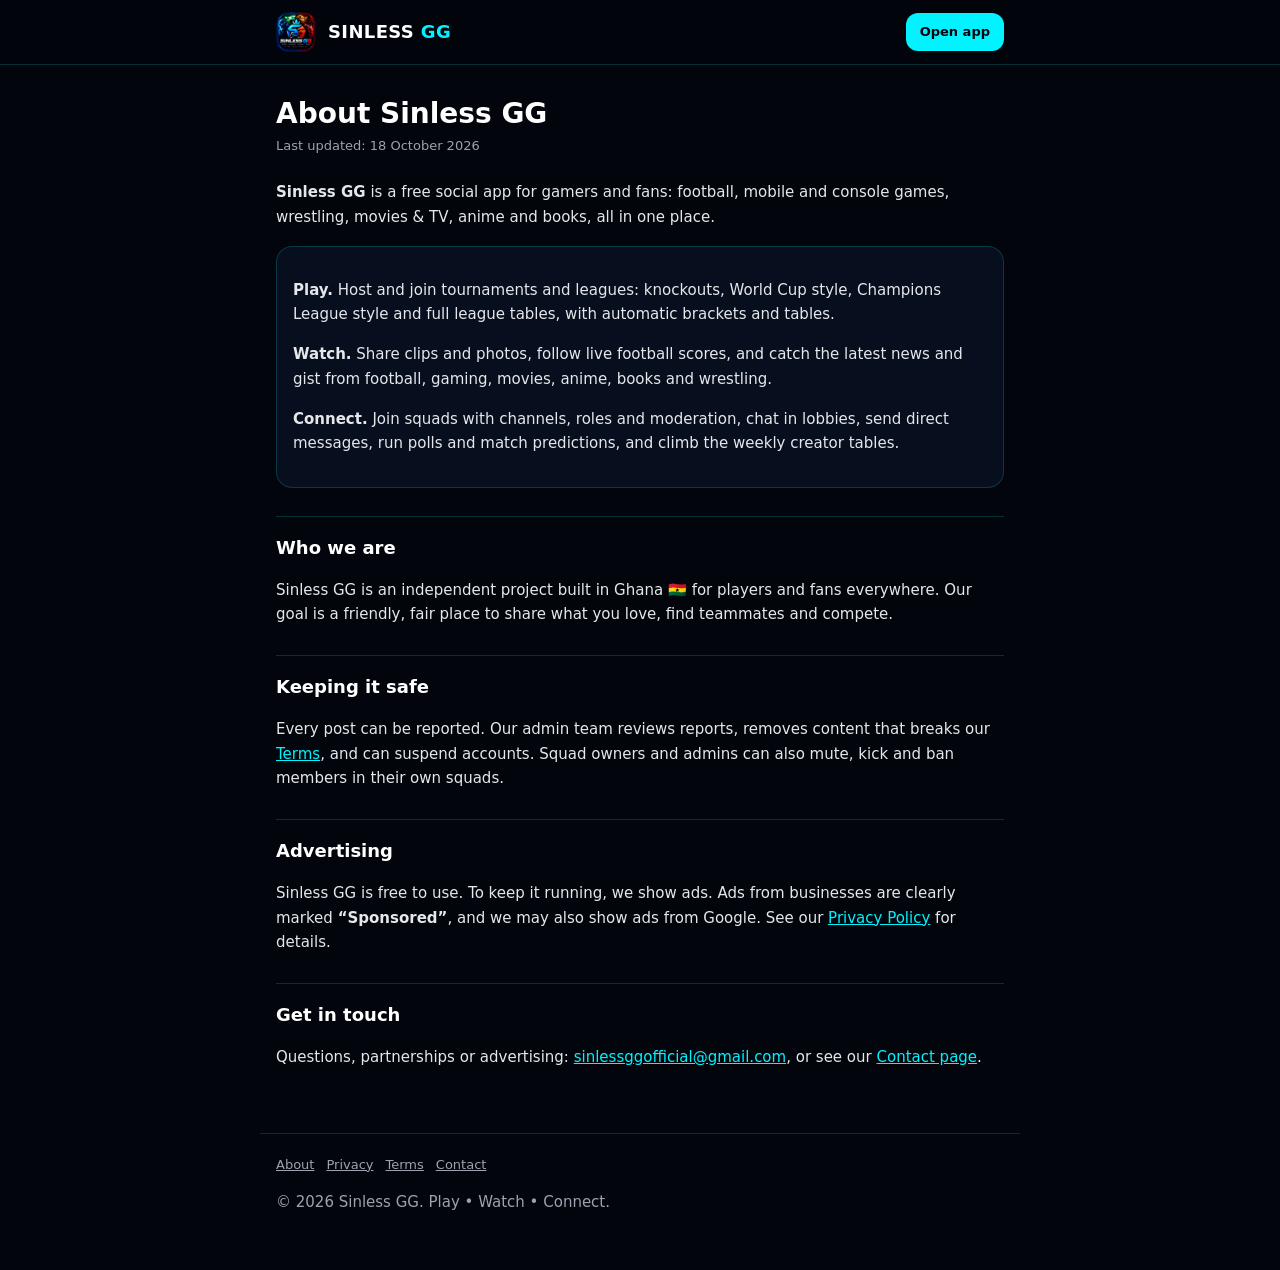
<file: about.html>
<!DOCTYPE html>
<html lang="en">
<head>
<meta charset="UTF-8">
<meta name="viewport" content="width=device-width, initial-scale=1.0">
<title>About Sinless GG · Sinless GG</title>
<meta name="description" content="Sinless GG is a social app for gamers and fans of football, movies, anime and books.">
<meta name="theme-color" content="#02050b">
<link rel="icon" href="icon-192.png">
<style>
  :root { --bg:#02050b; --panel:#070f1e; --line:rgba(0,243,255,.18); --text:#e5e7eb; --muted:#9ca3af; --cyan:#00f3ff; --magenta:#ff007f; }
  * { box-sizing:border-box; }
  body { margin:0; background:var(--bg); color:var(--text); font-family:system-ui,-apple-system,"Segoe UI",Roboto,sans-serif; line-height:1.65; }
  header { position:sticky; top:0; background:rgba(2,5,11,.92); backdrop-filter:blur(8px); border-bottom:1px solid var(--line); }
  .bar { max-width:760px; margin:0 auto; padding:12px 16px; display:flex; align-items:center; gap:12px; }
  .bar img { width:40px; height:40px; border-radius:12px; }
  .brand { font-weight:900; letter-spacing:.02em; color:#fff; text-decoration:none; font-size:18px; }
  .brand span { color:var(--cyan); }
  .back { margin-left:auto; color:#02050b; background:var(--cyan); text-decoration:none; font-weight:800; font-size:13px; padding:8px 14px; border-radius:12px; }
  main { max-width:760px; margin:0 auto; padding:24px 16px 48px; }
  h1 { font-size:28px; line-height:1.2; margin:8px 0 4px; color:#fff; }
  .updated { color:var(--muted); font-size:13px; margin:0 0 24px; }
  h2 { font-size:18px; color:#fff; margin:28px 0 8px; padding-top:16px; border-top:1px solid var(--line); }
  p, li { font-size:15px; }
  ul { padding-left:20px; }
  li { margin:4px 0; }
  a { color:var(--cyan); }
  .card { background:var(--panel); border:1px solid var(--line); border-radius:16px; padding:16px; margin:16px 0; }
  footer { max-width:760px; margin:0 auto; padding:20px 16px 40px; color:var(--muted); font-size:13px; border-top:1px solid var(--line); }
  footer a { color:var(--muted); margin-right:12px; }
</style>
    <link rel="canonical" href="https://sinlessgg.com/about.html">
    <meta name="google-adsense-account" content="ca-pub-1335697564441880">
    <script async src="https://pagead2.googlesyndication.com/pagead/js/adsbygoogle.js?client=ca-pub-1335697564441880" crossorigin="anonymous"></script>
</head>
<body>
<header><div class="bar">
  <img src="logo-96.png" alt="Sinless GG logo">
  <a class="brand" href="./">SINLESS <span>GG</span></a>
  <a class="back" href="./">Open app</a>
</div></header>
<main>
<h1>About Sinless GG</h1>
<p class="updated">Last updated: 18 October 2026</p>

<p><strong>Sinless GG</strong> is a free social app for gamers and fans: football, mobile and console games, wrestling, movies &amp; TV, anime and books, all in one place.</p>
<div class="card">
<p><strong>Play.</strong> Host and join tournaments and leagues: knockouts, World Cup style, Champions League style and full league tables, with automatic brackets and tables.</p>
<p><strong>Watch.</strong> Share clips and photos, follow live football scores, and catch the latest news and gist from football, gaming, movies, anime, books and wrestling.</p>
<p><strong>Connect.</strong> Join squads with channels, roles and moderation, chat in lobbies, send direct messages, run polls and match predictions, and climb the weekly creator tables.</p>
</div>
<h2>Who we are</h2>
<p>Sinless GG is an independent project built in Ghana 🇬🇭 for players and fans everywhere. Our goal is a friendly, fair place to share what you love, find teammates and compete.</p>
<h2>Keeping it safe</h2>
<p>Every post can be reported. Our admin team reviews reports, removes content that breaks our <a href="terms.html">Terms</a>, and can suspend accounts. Squad owners and admins can also mute, kick and ban members in their own squads.</p>
<h2>Advertising</h2>
<p>Sinless GG is free to use. To keep it running, we show ads. Ads from businesses are clearly marked <strong>“Sponsored”</strong>, and we may also show ads from Google. See our <a href="privacy.html">Privacy Policy</a> for details.</p>
<h2>Get in touch</h2>
<p>Questions, partnerships or advertising: <a href="mailto:sinlessggofficial@gmail.com">sinlessggofficial@gmail.com</a>, or see our <a href="contact.html">Contact page</a>.</p>

</main>
<footer>
  <a href="about.html">About</a><a href="privacy.html">Privacy</a><a href="terms.html">Terms</a><a href="contact.html">Contact</a>
  <p>© 2026 Sinless GG. Play • Watch • Connect.</p>
</footer>
</body>
</html>
</file>
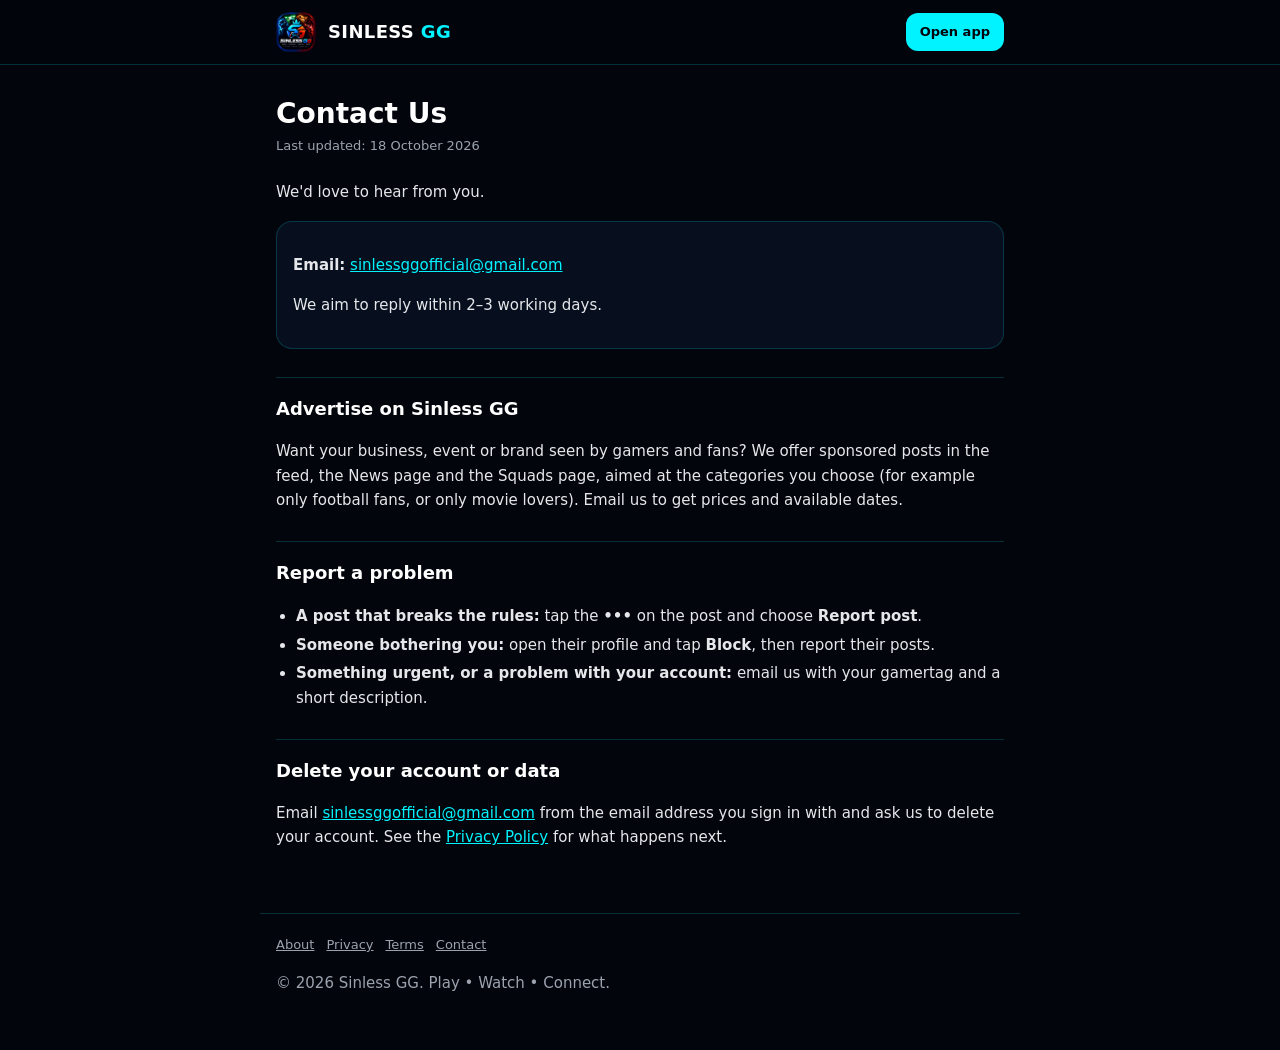
<file: contact.html>
<!DOCTYPE html>
<html lang="en">
<head>
<meta charset="UTF-8">
<meta name="viewport" content="width=device-width, initial-scale=1.0">
<title>Contact Us · Sinless GG</title>
<meta name="description" content="Contact the Sinless GG team for support, reports, advertising or partnerships.">
<meta name="theme-color" content="#02050b">
<link rel="icon" href="icon-192.png">
<style>
  :root { --bg:#02050b; --panel:#070f1e; --line:rgba(0,243,255,.18); --text:#e5e7eb; --muted:#9ca3af; --cyan:#00f3ff; --magenta:#ff007f; }
  * { box-sizing:border-box; }
  body { margin:0; background:var(--bg); color:var(--text); font-family:system-ui,-apple-system,"Segoe UI",Roboto,sans-serif; line-height:1.65; }
  header { position:sticky; top:0; background:rgba(2,5,11,.92); backdrop-filter:blur(8px); border-bottom:1px solid var(--line); }
  .bar { max-width:760px; margin:0 auto; padding:12px 16px; display:flex; align-items:center; gap:12px; }
  .bar img { width:40px; height:40px; border-radius:12px; }
  .brand { font-weight:900; letter-spacing:.02em; color:#fff; text-decoration:none; font-size:18px; }
  .brand span { color:var(--cyan); }
  .back { margin-left:auto; color:#02050b; background:var(--cyan); text-decoration:none; font-weight:800; font-size:13px; padding:8px 14px; border-radius:12px; }
  main { max-width:760px; margin:0 auto; padding:24px 16px 48px; }
  h1 { font-size:28px; line-height:1.2; margin:8px 0 4px; color:#fff; }
  .updated { color:var(--muted); font-size:13px; margin:0 0 24px; }
  h2 { font-size:18px; color:#fff; margin:28px 0 8px; padding-top:16px; border-top:1px solid var(--line); }
  p, li { font-size:15px; }
  ul { padding-left:20px; }
  li { margin:4px 0; }
  a { color:var(--cyan); }
  .card { background:var(--panel); border:1px solid var(--line); border-radius:16px; padding:16px; margin:16px 0; }
  footer { max-width:760px; margin:0 auto; padding:20px 16px 40px; color:var(--muted); font-size:13px; border-top:1px solid var(--line); }
  footer a { color:var(--muted); margin-right:12px; }
</style>
    <link rel="canonical" href="https://sinlessgg.com/contact.html">
    <meta name="google-adsense-account" content="ca-pub-1335697564441880">
    <script async src="https://pagead2.googlesyndication.com/pagead/js/adsbygoogle.js?client=ca-pub-1335697564441880" crossorigin="anonymous"></script>
</head>
<body>
<header><div class="bar">
  <img src="logo-96.png" alt="Sinless GG logo">
  <a class="brand" href="./">SINLESS <span>GG</span></a>
  <a class="back" href="./">Open app</a>
</div></header>
<main>
<h1>Contact Us</h1>
<p class="updated">Last updated: 18 October 2026</p>

<p>We'd love to hear from you.</p>
<div class="card">
<p><strong>Email:</strong> <a href="mailto:sinlessggofficial@gmail.com">sinlessggofficial@gmail.com</a></p>
<p>We aim to reply within 2–3 working days.</p>
</div>
<h2>Advertise on Sinless GG</h2>
<p>Want your business, event or brand seen by gamers and fans? We offer sponsored posts in the feed, the News page and the Squads page, aimed at the categories you choose (for example only football fans, or only movie lovers). Email us to get prices and available dates.</p>
<h2>Report a problem</h2>
<ul>
<li><strong>A post that breaks the rules:</strong> tap the <strong>•••</strong> on the post and choose <strong>Report post</strong>.</li>
<li><strong>Someone bothering you:</strong> open their profile and tap <strong>Block</strong>, then report their posts.</li>
<li><strong>Something urgent, or a problem with your account:</strong> email us with your gamertag and a short description.</li>
</ul>
<h2>Delete your account or data</h2>
<p>Email <a href="mailto:sinlessggofficial@gmail.com">sinlessggofficial@gmail.com</a> from the email address you sign in with and ask us to delete your account. See the <a href="privacy.html#delete">Privacy Policy</a> for what happens next.</p>

</main>
<footer>
  <a href="about.html">About</a><a href="privacy.html">Privacy</a><a href="terms.html">Terms</a><a href="contact.html">Contact</a>
  <p>© 2026 Sinless GG. Play • Watch • Connect.</p>
</footer>
</body>
</html>
</file>
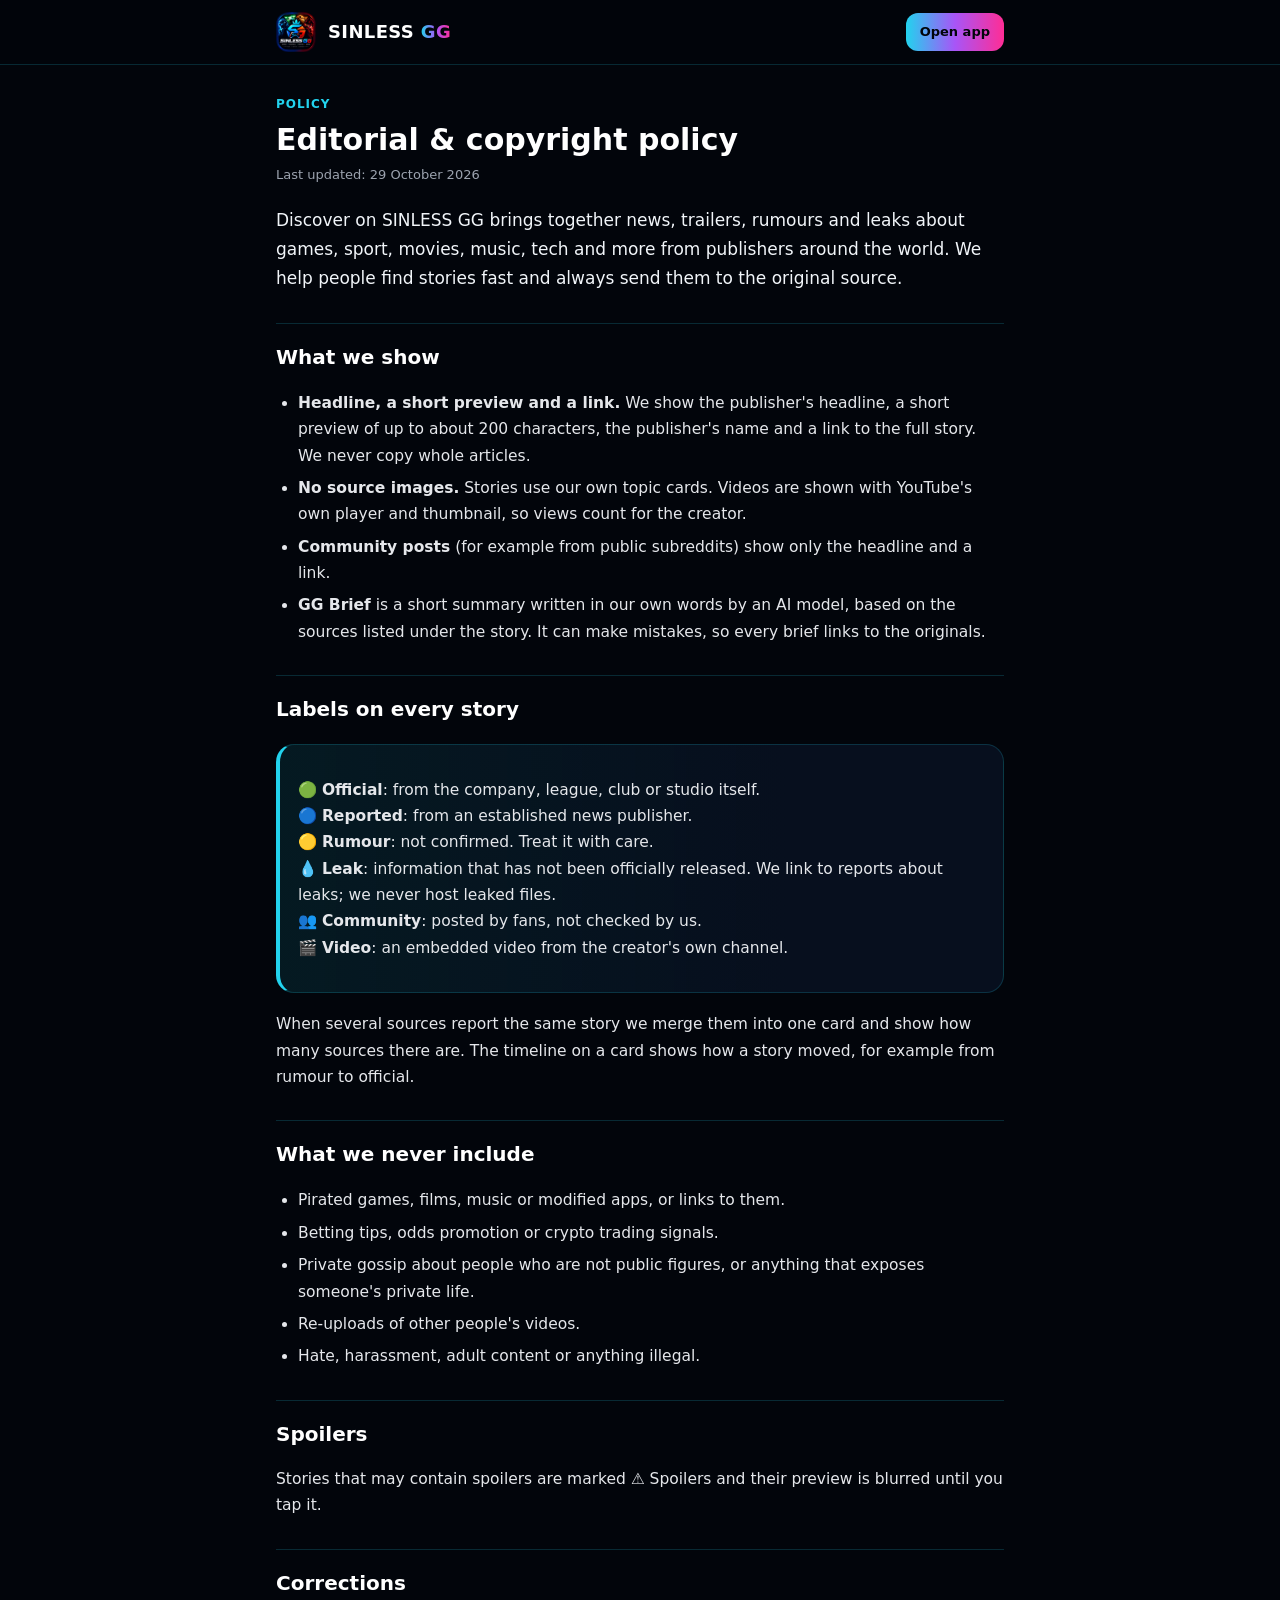
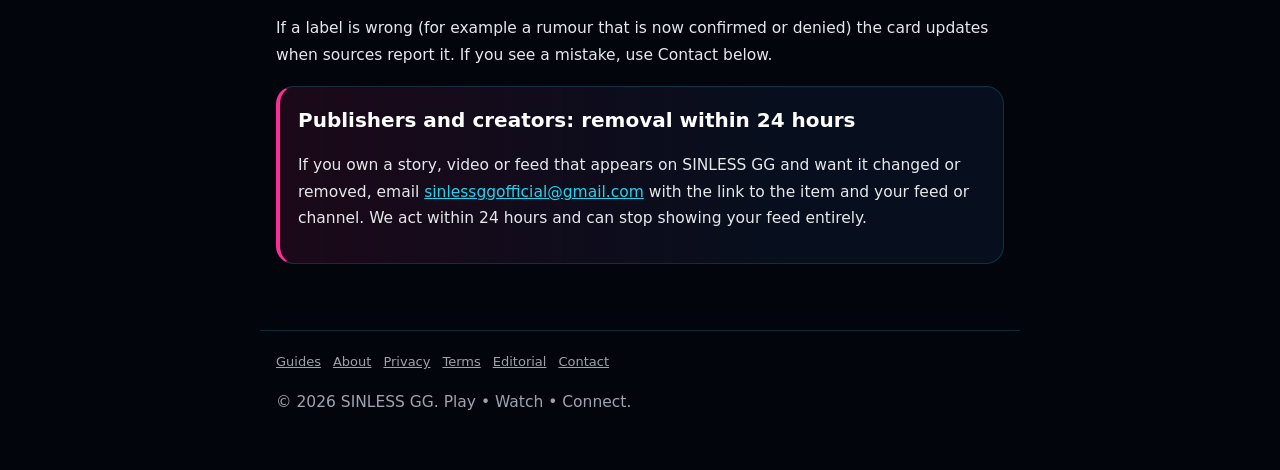
<file: editorial.html>
<!DOCTYPE html>
<html lang="en">
<head>
<meta charset="UTF-8">
<meta name="viewport" content="width=device-width, initial-scale=1.0">
<title>Editorial &amp; copyright policy · SINLESS GG</title>
<meta name="description" content="How SINLESS GG Discover picks, labels and credits news, rumours, leaks and videos, and how publishers can ask us to remove anything within 24 hours.">
<meta name="theme-color" content="#02050b">
<link rel="icon" href="icon-192.png">
<link rel="canonical" href="https://sinlessgg.com/editorial.html">
<meta property="og:title" content="Editorial &amp; copyright policy">
<meta property="og:description" content="How SINLESS GG Discover picks, labels and credits news, rumours, leaks and videos, and how publishers can ask us to remove anything within 24 hours.">
<meta property="og:image" content="https://sinlessgg.com/logo-share.jpg">
<style>
  :root { --bg:#02050b; --panel:#070f1e; --line:rgba(34,211,238,.18); --text:#e5e7eb; --muted:#9ca3af; --cyan:#22d3ee; --purple:#a855f7; --pink:#ff2d95; }
  * { box-sizing:border-box; }
  body { margin:0; background:var(--bg); color:var(--text); font-family:system-ui,-apple-system,"Segoe UI",Roboto,sans-serif; line-height:1.7; }
  header { position:sticky; top:0; z-index:5; background:rgba(2,5,11,.92); backdrop-filter:blur(8px); border-bottom:1px solid var(--line); }
  .bar { max-width:760px; margin:0 auto; padding:12px 16px; display:flex; align-items:center; gap:12px; }
  .bar img { width:40px; height:40px; border-radius:12px; }
  .brand { font-weight:900; letter-spacing:.02em; color:#fff; text-decoration:none; font-size:18px; }
  .brand span { background:linear-gradient(90deg,var(--cyan),var(--purple),var(--pink)); -webkit-background-clip:text; background-clip:text; color:transparent; }
  .back { margin-left:auto; color:#02050b; background:linear-gradient(90deg,var(--cyan),var(--purple),var(--pink)); text-decoration:none; font-weight:800; font-size:13px; padding:8px 14px; border-radius:12px; }
  main { max-width:760px; margin:0 auto; padding:24px 16px 48px; }
  .kicker { display:inline-block; font-size:12px; font-weight:900; letter-spacing:.08em; text-transform:uppercase; color:var(--cyan); }
  h1 { font-size:30px; line-height:1.2; margin:6px 0 6px; color:#fff; }
  .updated { color:var(--muted); font-size:13px; margin:0 0 20px; }
  .lead { font-size:17px; color:#f1f5f9; }
  h2 { font-size:20px; color:#fff; margin:30px 0 8px; padding-top:16px; border-top:1px solid var(--line); }
  h3 { font-size:16px; color:#fff; margin:18px 0 4px; }
  p, li { font-size:15.5px; }
  ul, ol { padding-left:22px; } li { margin:6px 0; }
  a { color:var(--cyan); }
  .card { background:var(--panel); border:1px solid var(--line); border-radius:18px; padding:16px 18px; margin:18px 0; }
  .tip { border-left:4px solid var(--pink); background:linear-gradient(90deg,rgba(255,45,149,.10),rgba(7,15,30,1) 70%); }
  .good { border-left:4px solid var(--cyan); background:linear-gradient(90deg,rgba(34,211,238,.10),rgba(7,15,30,1) 70%); }
  .toc { font-size:14px; } .toc a { text-decoration:none; }
  .more { display:grid; gap:10px; } .more a { display:block; padding:12px 14px; border-radius:14px; background:var(--panel); border:1px solid var(--line); text-decoration:none; color:#fff; font-weight:700; }
  .more a small { display:block; color:var(--muted); font-weight:400; }
  footer { max-width:760px; margin:0 auto; padding:20px 16px 40px; color:var(--muted); font-size:13px; border-top:1px solid var(--line); }
  footer a { color:var(--muted); margin-right:12px; }
</style>
<meta name="google-adsense-account" content="ca-pub-1335697564441880">
</head>
<body>
<header><div class="bar">
  <img src="logo-96.png" alt="SINLESS GG logo">
  <a class="brand" href="./">SINLESS <span>GG</span></a>
  <a class="back" href="./">Open app</a>
</div></header>
<main>
<span class="kicker">Policy</span>
<h1>Editorial &amp; copyright policy</h1>
<p class="updated">Last updated: 29 October 2026</p>
<p class="lead">Discover on SINLESS GG brings together news, trailers, rumours and leaks about games, sport, movies, music, tech and more from publishers around the world. We help people find stories fast and always send them to the original source.</p>

<h2>What we show</h2>
<ul>
<li><strong>Headline, a short preview and a link.</strong> We show the publisher's headline, a short preview of up to about 200 characters, the publisher's name and a link to the full story. We never copy whole articles.</li>
<li><strong>No source images.</strong> Stories use our own topic cards. Videos are shown with YouTube's own player and thumbnail, so views count for the creator.</li>
<li><strong>Community posts</strong> (for example from public subreddits) show only the headline and a link.</li>
<li><strong>GG Brief</strong> is a short summary written in our own words by an AI model, based on the sources listed under the story. It can make mistakes, so every brief links to the originals.</li>
</ul>

<h2>Labels on every story</h2>
<div class="card good">
<p>🟢 <strong>Official</strong>: from the company, league, club or studio itself.<br>
🔵 <strong>Reported</strong>: from an established news publisher.<br>
🟡 <strong>Rumour</strong>: not confirmed. Treat it with care.<br>
💧 <strong>Leak</strong>: information that has not been officially released. We link to reports about leaks; we never host leaked files.<br>
👥 <strong>Community</strong>: posted by fans, not checked by us.<br>
🎬 <strong>Video</strong>: an embedded video from the creator's own channel.</p>
</div>
<p>When several sources report the same story we merge them into one card and show how many sources there are. The timeline on a card shows how a story moved, for example from rumour to official.</p>

<h2>What we never include</h2>
<ul>
<li>Pirated games, films, music or modified apps, or links to them.</li>
<li>Betting tips, odds promotion or crypto trading signals.</li>
<li>Private gossip about people who are not public figures, or anything that exposes someone's private life.</li>
<li>Re-uploads of other people's videos.</li>
<li>Hate, harassment, adult content or anything illegal.</li>
</ul>

<h2>Spoilers</h2>
<p>Stories that may contain spoilers are marked ⚠️ Spoilers and their preview is blurred until you tap it.</p>

<h2>Corrections</h2>
<p>If a label is wrong (for example a rumour that is now confirmed or denied) the card updates when sources report it. If you see a mistake, use Contact below.</p>

<div class="card tip">
<h2 style="border:0;margin-top:0;padding-top:0">Publishers and creators: removal within 24 hours</h2>
<p>If you own a story, video or feed that appears on SINLESS GG and want it changed or removed, email <a href="mailto:sinlessggofficial@gmail.com?subject=Discover%20removal%20request">sinlessggofficial@gmail.com</a> with the link to the item and your feed or channel. We act within 24 hours and can stop showing your feed entirely.</p>
</div>
</main>
<footer>
  <a href="guides.html">Guides</a><a href="about.html">About</a><a href="privacy.html">Privacy</a><a href="terms.html">Terms</a><a href="editorial.html">Editorial</a><a href="contact.html">Contact</a>
  <p>© 2026 SINLESS GG. Play • Watch • Connect.</p>
</footer>
</body>
</html>
</file>
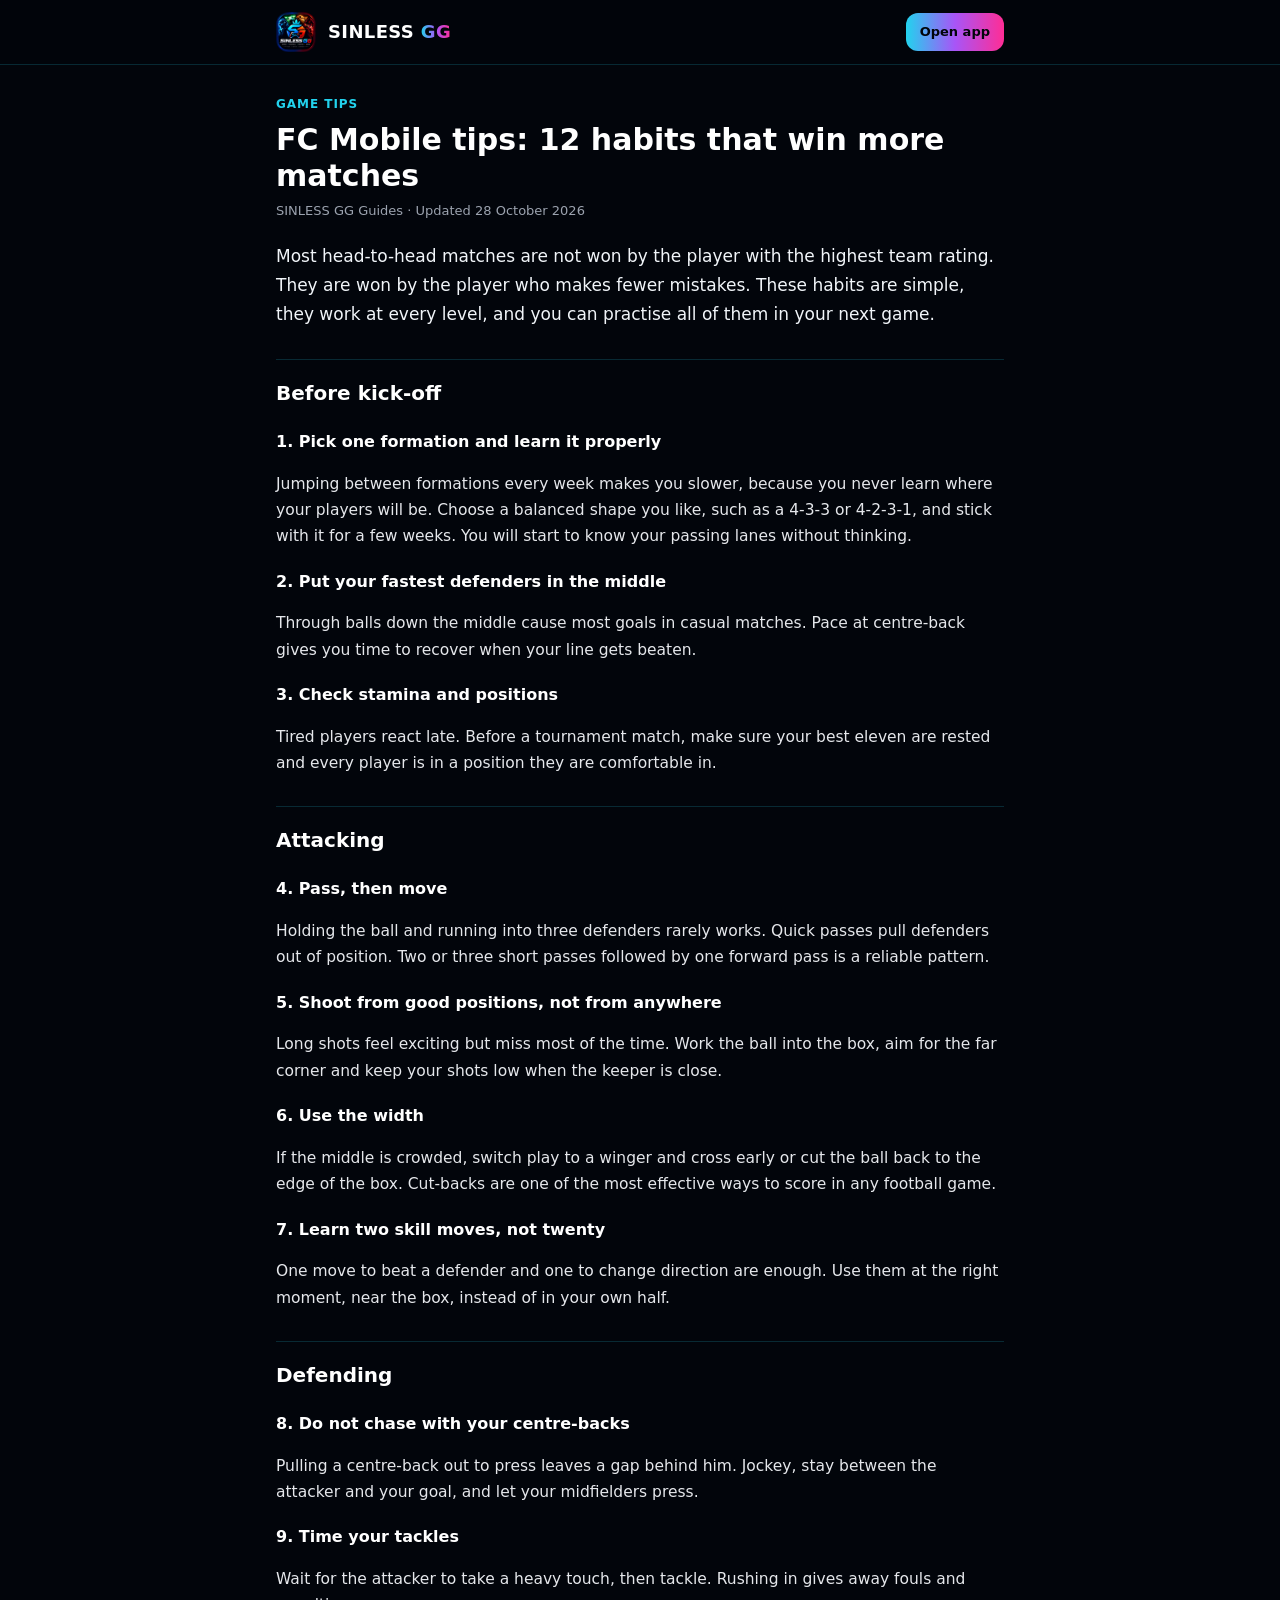
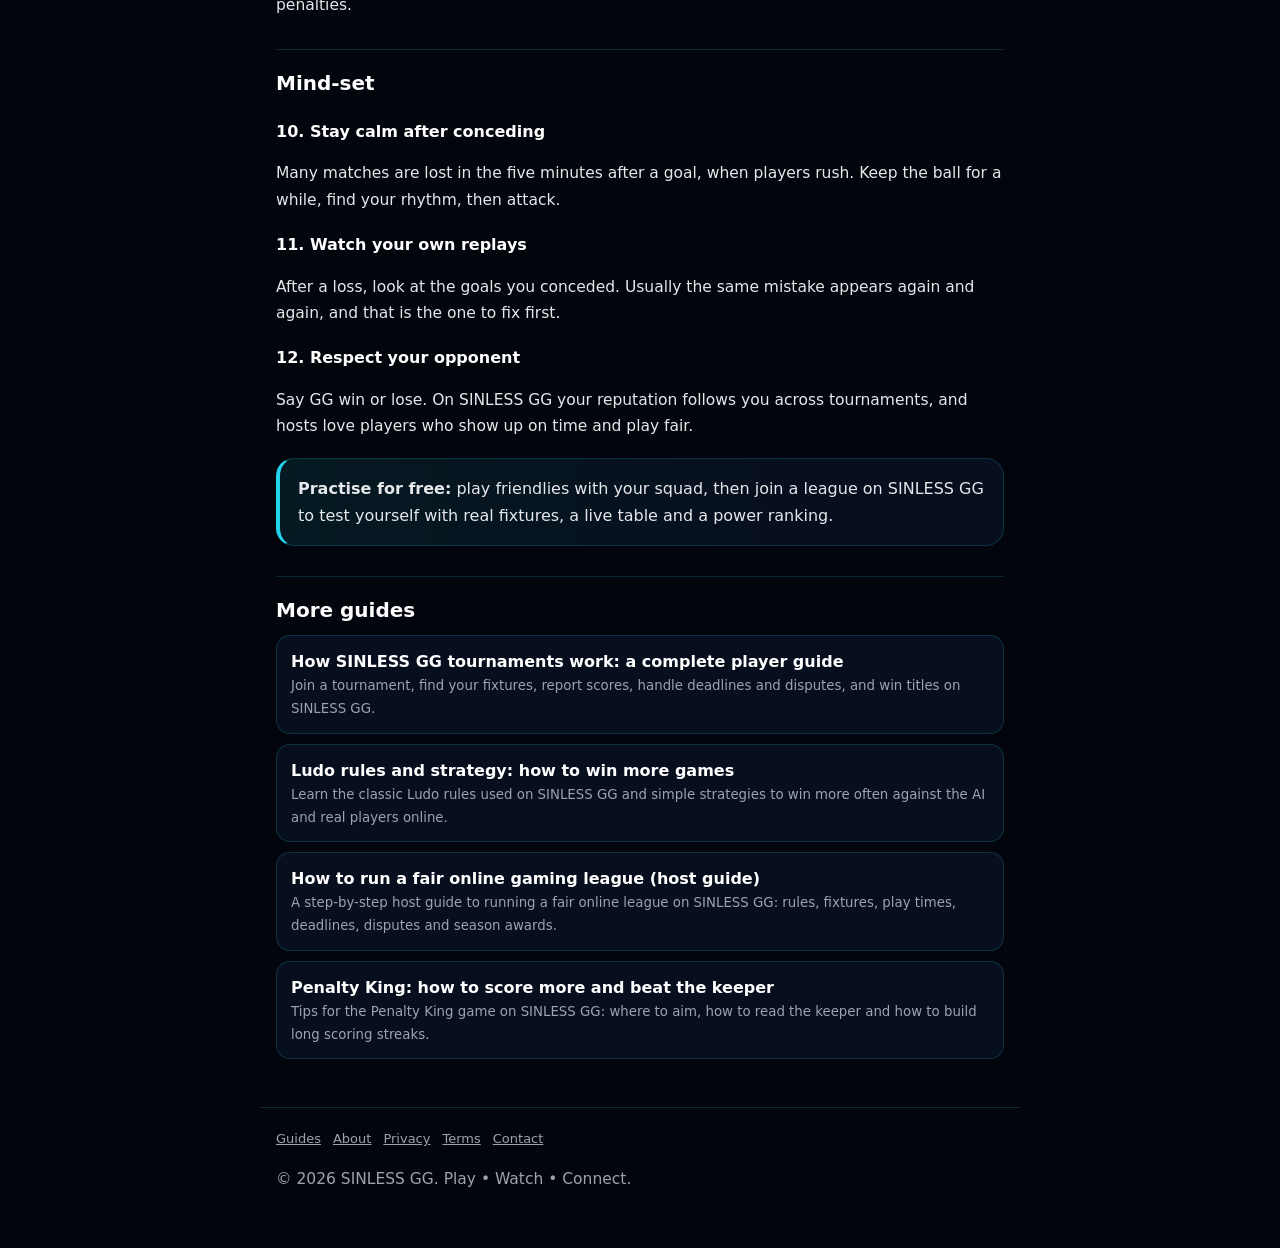
<file: guide-fc-mobile-tips.html>
<!DOCTYPE html>
<html lang="en">
<head>
<meta charset="UTF-8">
<meta name="viewport" content="width=device-width, initial-scale=1.0">
<title>FC Mobile tips: 12 habits that win more matches · SINLESS GG</title>
<meta name="description" content="Practical, beginner-friendly FC Mobile tips on formations, defending, finishing, stamina and staying calm in head-to-head matches.">
<meta name="theme-color" content="#02050b">
<link rel="icon" href="icon-192.png">
<link rel="canonical" href="https://sinlessgg.com/guide-fc-mobile-tips.html">
<meta property="og:title" content="FC Mobile tips: 12 habits that win more matches">
<meta property="og:description" content="Practical, beginner-friendly FC Mobile tips on formations, defending, finishing, stamina and staying calm in head-to-head matches.">
<meta property="og:image" content="https://sinlessgg.com/logo-share.jpg">
<style>
  :root { --bg:#02050b; --panel:#070f1e; --line:rgba(34,211,238,.18); --text:#e5e7eb; --muted:#9ca3af; --cyan:#22d3ee; --purple:#a855f7; --pink:#ff2d95; }
  * { box-sizing:border-box; }
  body { margin:0; background:var(--bg); color:var(--text); font-family:system-ui,-apple-system,"Segoe UI",Roboto,sans-serif; line-height:1.7; }
  header { position:sticky; top:0; z-index:5; background:rgba(2,5,11,.92); backdrop-filter:blur(8px); border-bottom:1px solid var(--line); }
  .bar { max-width:760px; margin:0 auto; padding:12px 16px; display:flex; align-items:center; gap:12px; }
  .bar img { width:40px; height:40px; border-radius:12px; }
  .brand { font-weight:900; letter-spacing:.02em; color:#fff; text-decoration:none; font-size:18px; }
  .brand span { background:linear-gradient(90deg,var(--cyan),var(--purple),var(--pink)); -webkit-background-clip:text; background-clip:text; color:transparent; }
  .back { margin-left:auto; color:#02050b; background:linear-gradient(90deg,var(--cyan),var(--purple),var(--pink)); text-decoration:none; font-weight:800; font-size:13px; padding:8px 14px; border-radius:12px; }
  main { max-width:760px; margin:0 auto; padding:24px 16px 48px; }
  .kicker { display:inline-block; font-size:12px; font-weight:900; letter-spacing:.08em; text-transform:uppercase; color:var(--cyan); }
  h1 { font-size:30px; line-height:1.2; margin:6px 0 6px; color:#fff; }
  .updated { color:var(--muted); font-size:13px; margin:0 0 20px; }
  .lead { font-size:17px; color:#f1f5f9; }
  h2 { font-size:20px; color:#fff; margin:30px 0 8px; padding-top:16px; border-top:1px solid var(--line); }
  h3 { font-size:16px; color:#fff; margin:18px 0 4px; }
  p, li { font-size:15.5px; }
  ul, ol { padding-left:22px; } li { margin:6px 0; }
  a { color:var(--cyan); }
  .card { background:var(--panel); border:1px solid var(--line); border-radius:18px; padding:16px 18px; margin:18px 0; }
  .tip { border-left:4px solid var(--pink); background:linear-gradient(90deg,rgba(255,45,149,.10),rgba(7,15,30,1) 70%); }
  .good { border-left:4px solid var(--cyan); background:linear-gradient(90deg,rgba(34,211,238,.10),rgba(7,15,30,1) 70%); }
  .toc { font-size:14px; } .toc a { text-decoration:none; }
  .more { display:grid; gap:10px; } .more a { display:block; padding:12px 14px; border-radius:14px; background:var(--panel); border:1px solid var(--line); text-decoration:none; color:#fff; font-weight:700; }
  .more a small { display:block; color:var(--muted); font-weight:400; }
  footer { max-width:760px; margin:0 auto; padding:20px 16px 40px; color:var(--muted); font-size:13px; border-top:1px solid var(--line); }
  footer a { color:var(--muted); margin-right:12px; }
</style>
<meta name="google-adsense-account" content="ca-pub-1335697564441880">
<script async src="https://pagead2.googlesyndication.com/pagead/js/adsbygoogle.js?client=ca-pub-1335697564441880" crossorigin="anonymous"></script>
<script type="application/ld+json">{"@context":"https://schema.org","@type":"Article","headline":"FC Mobile tips: 12 habits that win more matches","description":"Practical, beginner-friendly FC Mobile tips on formations, defending, finishing, stamina and staying calm in head-to-head matches.","datePublished":"2026-10-28","dateModified":"2026-10-28","author":{"@type":"Organization","name":"SINLESS GG"},"publisher":{"@type":"Organization","name":"SINLESS GG","logo":{"@type":"ImageObject","url":"https://sinlessgg.com/icon-512.png"}},"mainEntityOfPage":"https://sinlessgg.com/guide-fc-mobile-tips.html"}</script>
</head>
<body>
<header><div class="bar">
  <img src="logo-96.png" alt="SINLESS GG logo">
  <a class="brand" href="./">SINLESS <span>GG</span></a>
  <a class="back" href="./">Open app</a>
</div></header>
<main>
<span class="kicker">Game tips</span>
<h1>FC Mobile tips: 12 habits that win more matches</h1>
<p class="updated">SINLESS GG Guides · Updated 28 October 2026</p>

<p class="lead">Most head-to-head matches are not won by the player with the highest team rating. They are won by the player who makes fewer mistakes. These habits are simple, they work at every level, and you can practise all of them in your next game.</p>

<h2>Before kick-off</h2>
<h3>1. Pick one formation and learn it properly</h3>
<p>Jumping between formations every week makes you slower, because you never learn where your players will be. Choose a balanced shape you like, such as a 4-3-3 or 4-2-3-1, and stick with it for a few weeks. You will start to know your passing lanes without thinking.</p>
<h3>2. Put your fastest defenders in the middle</h3>
<p>Through balls down the middle cause most goals in casual matches. Pace at centre-back gives you time to recover when your line gets beaten.</p>
<h3>3. Check stamina and positions</h3>
<p>Tired players react late. Before a tournament match, make sure your best eleven are rested and every player is in a position they are comfortable in.</p>

<h2>Attacking</h2>
<h3>4. Pass, then move</h3>
<p>Holding the ball and running into three defenders rarely works. Quick passes pull defenders out of position. Two or three short passes followed by one forward pass is a reliable pattern.</p>
<h3>5. Shoot from good positions, not from anywhere</h3>
<p>Long shots feel exciting but miss most of the time. Work the ball into the box, aim for the far corner and keep your shots low when the keeper is close.</p>
<h3>6. Use the width</h3>
<p>If the middle is crowded, switch play to a winger and cross early or cut the ball back to the edge of the box. Cut-backs are one of the most effective ways to score in any football game.</p>
<h3>7. Learn two skill moves, not twenty</h3>
<p>One move to beat a defender and one to change direction are enough. Use them at the right moment, near the box, instead of in your own half.</p>

<h2>Defending</h2>
<h3>8. Do not chase with your centre-backs</h3>
<p>Pulling a centre-back out to press leaves a gap behind him. Jockey, stay between the attacker and your goal, and let your midfielders press.</p>
<h3>9. Time your tackles</h3>
<p>Wait for the attacker to take a heavy touch, then tackle. Rushing in gives away fouls and penalties.</p>

<h2>Mind-set</h2>
<h3>10. Stay calm after conceding</h3>
<p>Many matches are lost in the five minutes after a goal, when players rush. Keep the ball for a while, find your rhythm, then attack.</p>
<h3>11. Watch your own replays</h3>
<p>After a loss, look at the goals you conceded. Usually the same mistake appears again and again, and that is the one to fix first.</p>
<h3>12. Respect your opponent</h3>
<p>Say GG win or lose. On SINLESS GG your reputation follows you across tournaments, and hosts love players who show up on time and play fair.</p>
<div class="card good"><b>Practise for free:</b> play friendlies with your squad, then join a league on SINLESS GG to test yourself with real fixtures, a live table and a power ranking.</div>

<h2>More guides</h2>
<div class="more"><a href="guide-tournaments.html">How SINLESS GG tournaments work: a complete player guide<small>Join a tournament, find your fixtures, report scores, handle deadlines and disputes, and win titles on SINLESS GG.</small></a><a href="guide-ludo.html">Ludo rules and strategy: how to win more games<small>Learn the classic Ludo rules used on SINLESS GG and simple strategies to win more often against the AI and real players online.</small></a><a href="guide-run-a-league.html">How to run a fair online gaming league (host guide)<small>A step-by-step host guide to running a fair online league on SINLESS GG: rules, fixtures, play times, deadlines, disputes and season awards.</small></a><a href="guide-penalty-king.html">Penalty King: how to score more and beat the keeper<small>Tips for the Penalty King game on SINLESS GG: where to aim, how to read the keeper and how to build long scoring streaks.</small></a></div>
</main>
<footer>
  <a href="guides.html">Guides</a><a href="about.html">About</a><a href="privacy.html">Privacy</a><a href="terms.html">Terms</a><a href="contact.html">Contact</a>
  <p>© 2026 SINLESS GG. Play • Watch • Connect.</p>
</footer>
</body>
</html>
</file>
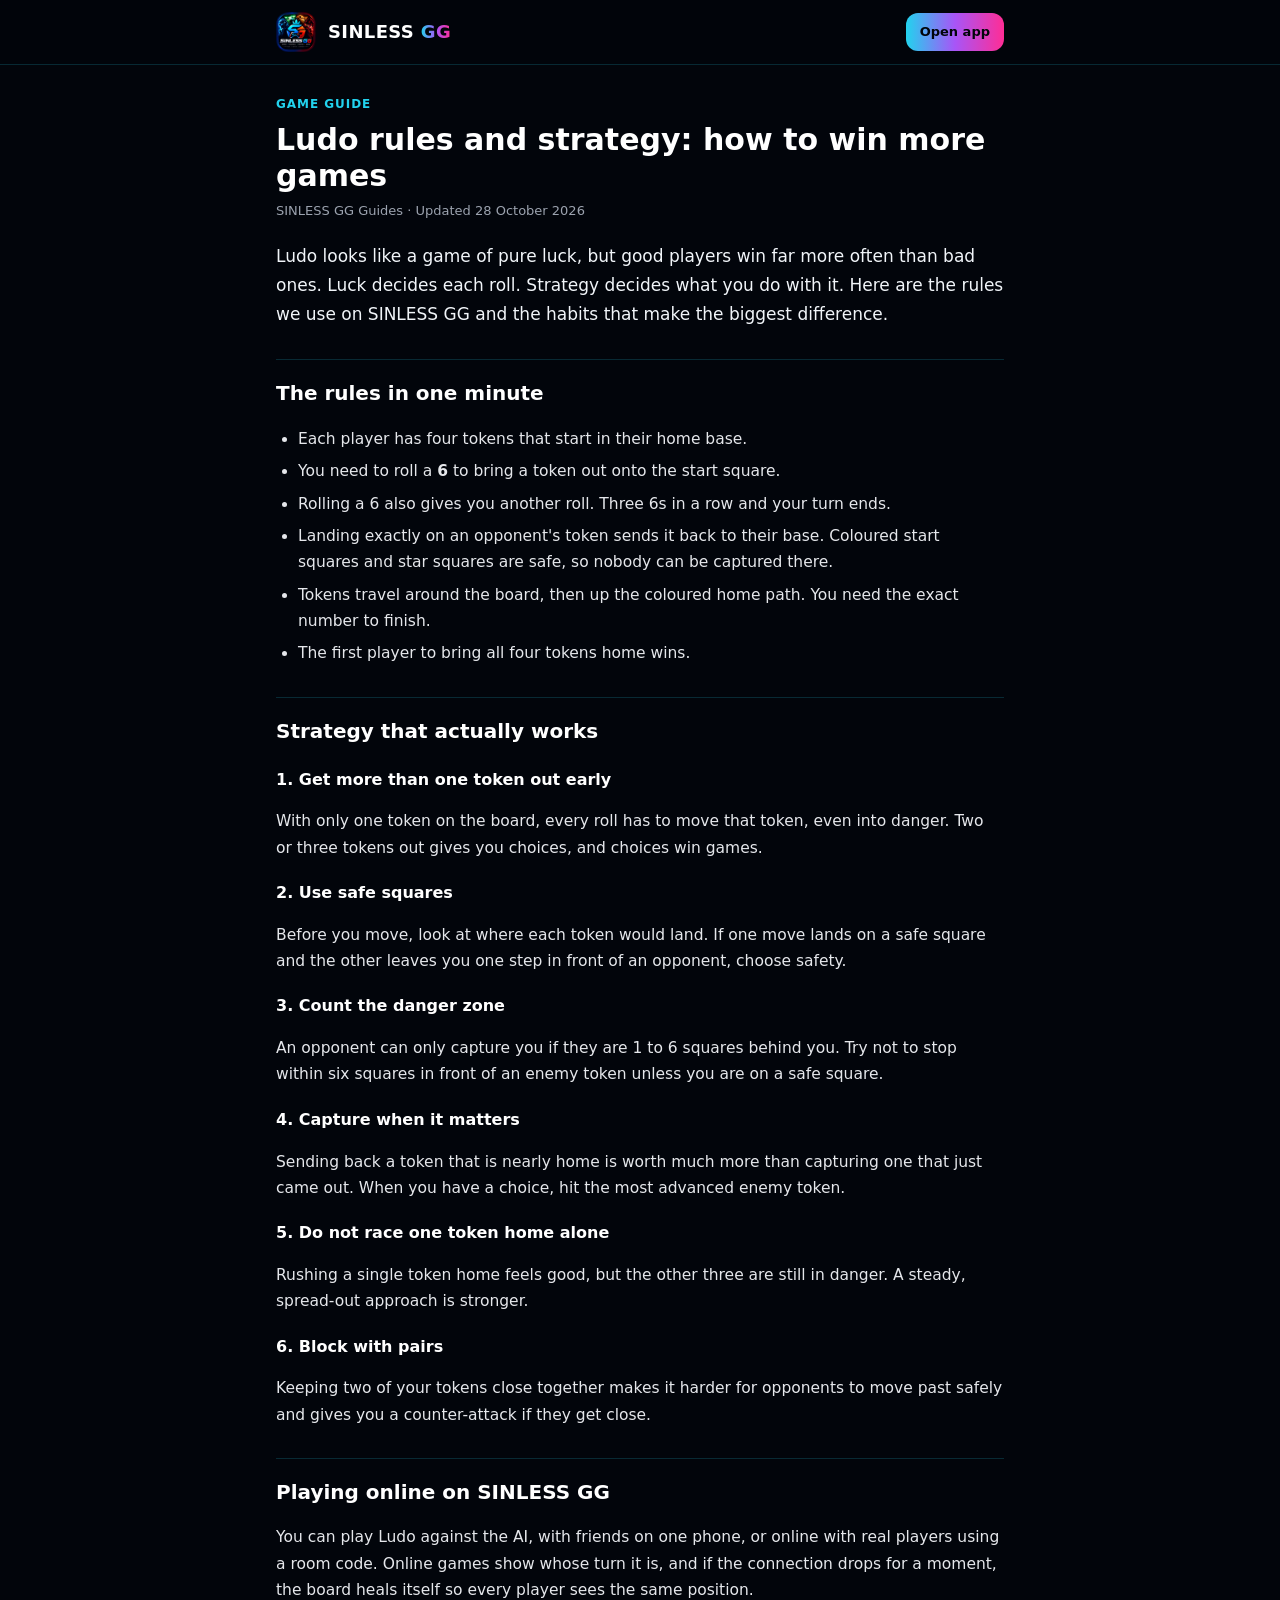
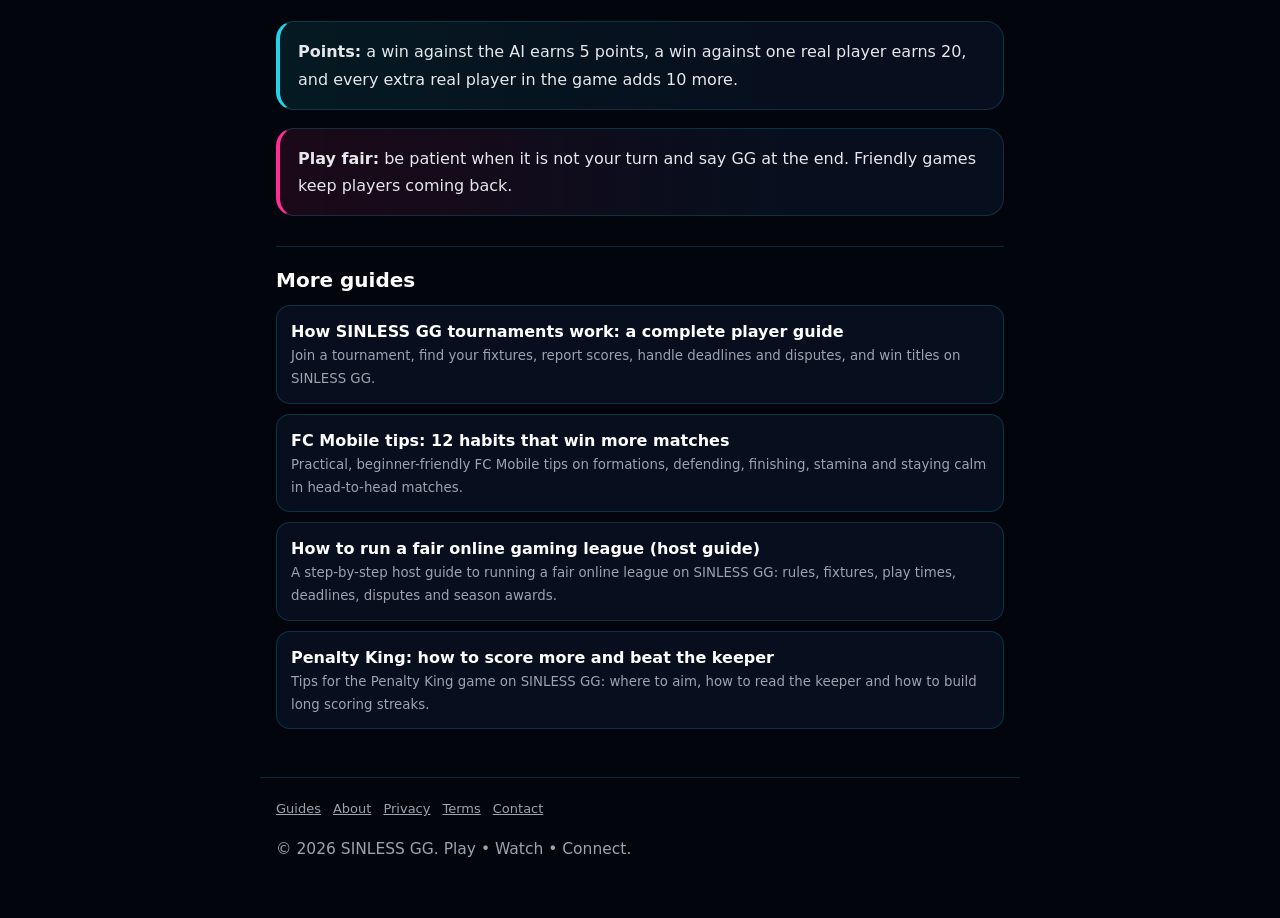
<file: guide-ludo.html>
<!DOCTYPE html>
<html lang="en">
<head>
<meta charset="UTF-8">
<meta name="viewport" content="width=device-width, initial-scale=1.0">
<title>Ludo rules and strategy: how to win more games · SINLESS GG</title>
<meta name="description" content="Learn the classic Ludo rules used on SINLESS GG and simple strategies to win more often against the AI and real players online.">
<meta name="theme-color" content="#02050b">
<link rel="icon" href="icon-192.png">
<link rel="canonical" href="https://sinlessgg.com/guide-ludo.html">
<meta property="og:title" content="Ludo rules and strategy: how to win more games">
<meta property="og:description" content="Learn the classic Ludo rules used on SINLESS GG and simple strategies to win more often against the AI and real players online.">
<meta property="og:image" content="https://sinlessgg.com/logo-share.jpg">
<style>
  :root { --bg:#02050b; --panel:#070f1e; --line:rgba(34,211,238,.18); --text:#e5e7eb; --muted:#9ca3af; --cyan:#22d3ee; --purple:#a855f7; --pink:#ff2d95; }
  * { box-sizing:border-box; }
  body { margin:0; background:var(--bg); color:var(--text); font-family:system-ui,-apple-system,"Segoe UI",Roboto,sans-serif; line-height:1.7; }
  header { position:sticky; top:0; z-index:5; background:rgba(2,5,11,.92); backdrop-filter:blur(8px); border-bottom:1px solid var(--line); }
  .bar { max-width:760px; margin:0 auto; padding:12px 16px; display:flex; align-items:center; gap:12px; }
  .bar img { width:40px; height:40px; border-radius:12px; }
  .brand { font-weight:900; letter-spacing:.02em; color:#fff; text-decoration:none; font-size:18px; }
  .brand span { background:linear-gradient(90deg,var(--cyan),var(--purple),var(--pink)); -webkit-background-clip:text; background-clip:text; color:transparent; }
  .back { margin-left:auto; color:#02050b; background:linear-gradient(90deg,var(--cyan),var(--purple),var(--pink)); text-decoration:none; font-weight:800; font-size:13px; padding:8px 14px; border-radius:12px; }
  main { max-width:760px; margin:0 auto; padding:24px 16px 48px; }
  .kicker { display:inline-block; font-size:12px; font-weight:900; letter-spacing:.08em; text-transform:uppercase; color:var(--cyan); }
  h1 { font-size:30px; line-height:1.2; margin:6px 0 6px; color:#fff; }
  .updated { color:var(--muted); font-size:13px; margin:0 0 20px; }
  .lead { font-size:17px; color:#f1f5f9; }
  h2 { font-size:20px; color:#fff; margin:30px 0 8px; padding-top:16px; border-top:1px solid var(--line); }
  h3 { font-size:16px; color:#fff; margin:18px 0 4px; }
  p, li { font-size:15.5px; }
  ul, ol { padding-left:22px; } li { margin:6px 0; }
  a { color:var(--cyan); }
  .card { background:var(--panel); border:1px solid var(--line); border-radius:18px; padding:16px 18px; margin:18px 0; }
  .tip { border-left:4px solid var(--pink); background:linear-gradient(90deg,rgba(255,45,149,.10),rgba(7,15,30,1) 70%); }
  .good { border-left:4px solid var(--cyan); background:linear-gradient(90deg,rgba(34,211,238,.10),rgba(7,15,30,1) 70%); }
  .toc { font-size:14px; } .toc a { text-decoration:none; }
  .more { display:grid; gap:10px; } .more a { display:block; padding:12px 14px; border-radius:14px; background:var(--panel); border:1px solid var(--line); text-decoration:none; color:#fff; font-weight:700; }
  .more a small { display:block; color:var(--muted); font-weight:400; }
  footer { max-width:760px; margin:0 auto; padding:20px 16px 40px; color:var(--muted); font-size:13px; border-top:1px solid var(--line); }
  footer a { color:var(--muted); margin-right:12px; }
</style>
<meta name="google-adsense-account" content="ca-pub-1335697564441880">
<script async src="https://pagead2.googlesyndication.com/pagead/js/adsbygoogle.js?client=ca-pub-1335697564441880" crossorigin="anonymous"></script>
<script type="application/ld+json">{"@context":"https://schema.org","@type":"Article","headline":"Ludo rules and strategy: how to win more games","description":"Learn the classic Ludo rules used on SINLESS GG and simple strategies to win more often against the AI and real players online.","datePublished":"2026-10-28","dateModified":"2026-10-28","author":{"@type":"Organization","name":"SINLESS GG"},"publisher":{"@type":"Organization","name":"SINLESS GG","logo":{"@type":"ImageObject","url":"https://sinlessgg.com/icon-512.png"}},"mainEntityOfPage":"https://sinlessgg.com/guide-ludo.html"}</script>
</head>
<body>
<header><div class="bar">
  <img src="logo-96.png" alt="SINLESS GG logo">
  <a class="brand" href="./">SINLESS <span>GG</span></a>
  <a class="back" href="./">Open app</a>
</div></header>
<main>
<span class="kicker">Game guide</span>
<h1>Ludo rules and strategy: how to win more games</h1>
<p class="updated">SINLESS GG Guides · Updated 28 October 2026</p>

<p class="lead">Ludo looks like a game of pure luck, but good players win far more often than bad ones. Luck decides each roll. Strategy decides what you do with it. Here are the rules we use on SINLESS GG and the habits that make the biggest difference.</p>

<h2>The rules in one minute</h2>
<ul>
<li>Each player has four tokens that start in their home base.</li>
<li>You need to roll a <b>6</b> to bring a token out onto the start square.</li>
<li>Rolling a 6 also gives you another roll. Three 6s in a row and your turn ends.</li>
<li>Landing exactly on an opponent's token sends it back to their base. Coloured start squares and star squares are safe, so nobody can be captured there.</li>
<li>Tokens travel around the board, then up the coloured home path. You need the exact number to finish.</li>
<li>The first player to bring all four tokens home wins.</li>
</ul>

<h2>Strategy that actually works</h2>
<h3>1. Get more than one token out early</h3>
<p>With only one token on the board, every roll has to move that token, even into danger. Two or three tokens out gives you choices, and choices win games.</p>
<h3>2. Use safe squares</h3>
<p>Before you move, look at where each token would land. If one move lands on a safe square and the other leaves you one step in front of an opponent, choose safety.</p>
<h3>3. Count the danger zone</h3>
<p>An opponent can only capture you if they are 1 to 6 squares behind you. Try not to stop within six squares in front of an enemy token unless you are on a safe square.</p>
<h3>4. Capture when it matters</h3>
<p>Sending back a token that is nearly home is worth much more than capturing one that just came out. When you have a choice, hit the most advanced enemy token.</p>
<h3>5. Do not race one token home alone</h3>
<p>Rushing a single token home feels good, but the other three are still in danger. A steady, spread-out approach is stronger.</p>
<h3>6. Block with pairs</h3>
<p>Keeping two of your tokens close together makes it harder for opponents to move past safely and gives you a counter-attack if they get close.</p>

<h2>Playing online on SINLESS GG</h2>
<p>You can play Ludo against the AI, with friends on one phone, or online with real players using a room code. Online games show whose turn it is, and if the connection drops for a moment, the board heals itself so every player sees the same position.</p>
<div class="card good"><b>Points:</b> a win against the AI earns 5 points, a win against one real player earns 20, and every extra real player in the game adds 10 more.</div>
<div class="card tip"><b>Play fair:</b> be patient when it is not your turn and say GG at the end. Friendly games keep players coming back.</div>

<h2>More guides</h2>
<div class="more"><a href="guide-tournaments.html">How SINLESS GG tournaments work: a complete player guide<small>Join a tournament, find your fixtures, report scores, handle deadlines and disputes, and win titles on SINLESS GG.</small></a><a href="guide-fc-mobile-tips.html">FC Mobile tips: 12 habits that win more matches<small>Practical, beginner-friendly FC Mobile tips on formations, defending, finishing, stamina and staying calm in head-to-head matches.</small></a><a href="guide-run-a-league.html">How to run a fair online gaming league (host guide)<small>A step-by-step host guide to running a fair online league on SINLESS GG: rules, fixtures, play times, deadlines, disputes and season awards.</small></a><a href="guide-penalty-king.html">Penalty King: how to score more and beat the keeper<small>Tips for the Penalty King game on SINLESS GG: where to aim, how to read the keeper and how to build long scoring streaks.</small></a></div>
</main>
<footer>
  <a href="guides.html">Guides</a><a href="about.html">About</a><a href="privacy.html">Privacy</a><a href="terms.html">Terms</a><a href="contact.html">Contact</a>
  <p>© 2026 SINLESS GG. Play • Watch • Connect.</p>
</footer>
</body>
</html>
</file>
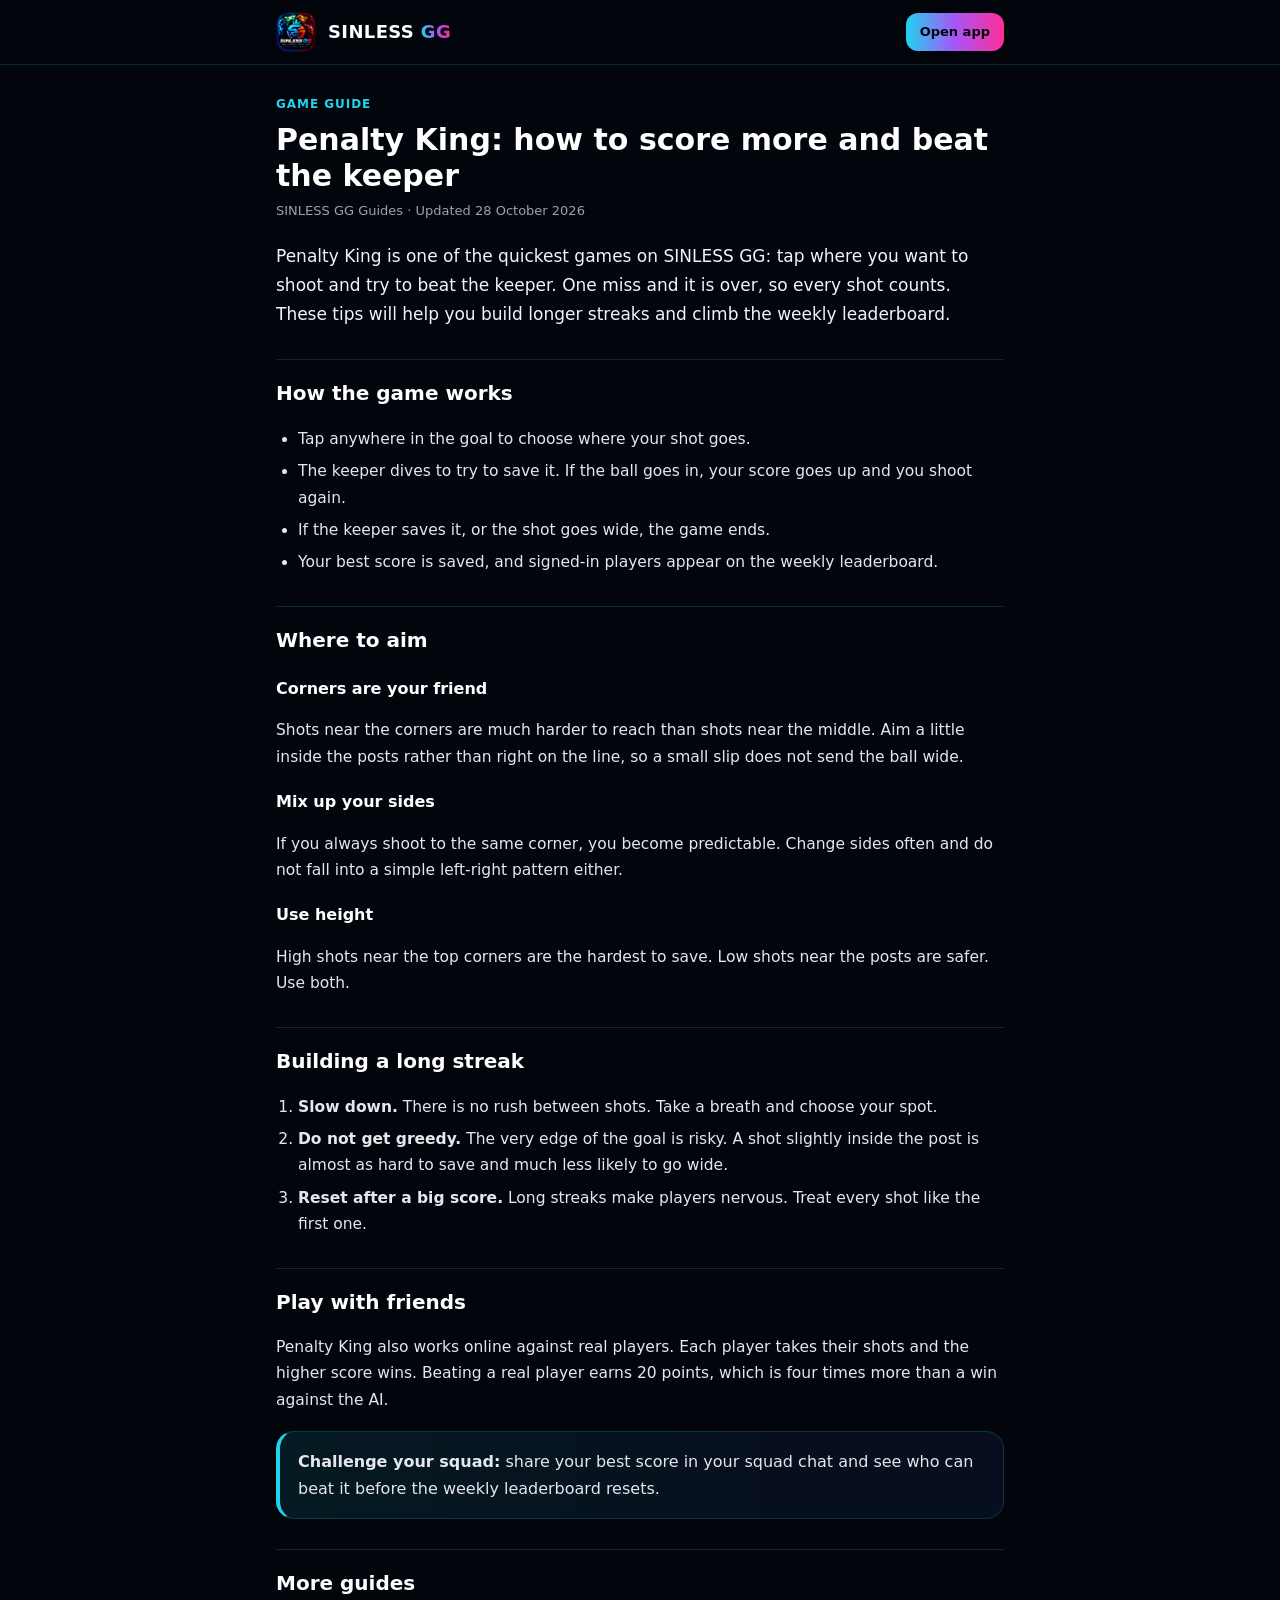
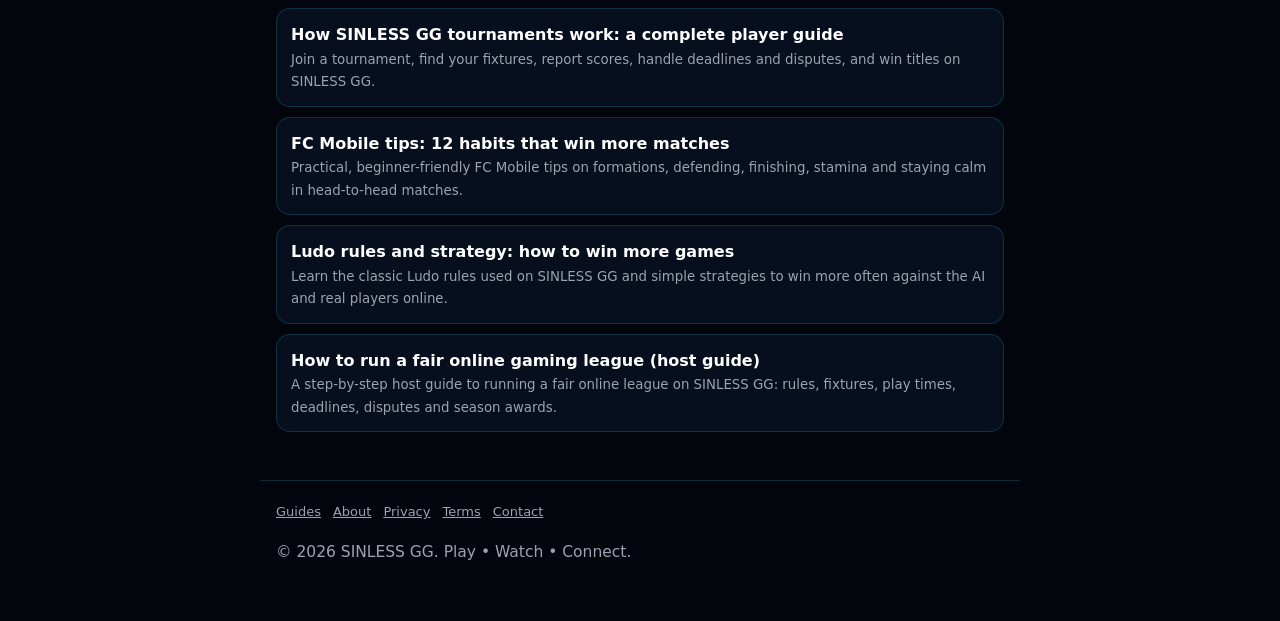
<file: guide-penalty-king.html>
<!DOCTYPE html>
<html lang="en">
<head>
<meta charset="UTF-8">
<meta name="viewport" content="width=device-width, initial-scale=1.0">
<title>Penalty King: how to score more and beat the keeper · SINLESS GG</title>
<meta name="description" content="Tips for the Penalty King game on SINLESS GG: where to aim, how to read the keeper and how to build long scoring streaks.">
<meta name="theme-color" content="#02050b">
<link rel="icon" href="icon-192.png">
<link rel="canonical" href="https://sinlessgg.com/guide-penalty-king.html">
<meta property="og:title" content="Penalty King: how to score more and beat the keeper">
<meta property="og:description" content="Tips for the Penalty King game on SINLESS GG: where to aim, how to read the keeper and how to build long scoring streaks.">
<meta property="og:image" content="https://sinlessgg.com/logo-share.jpg">
<style>
  :root { --bg:#02050b; --panel:#070f1e; --line:rgba(34,211,238,.18); --text:#e5e7eb; --muted:#9ca3af; --cyan:#22d3ee; --purple:#a855f7; --pink:#ff2d95; }
  * { box-sizing:border-box; }
  body { margin:0; background:var(--bg); color:var(--text); font-family:system-ui,-apple-system,"Segoe UI",Roboto,sans-serif; line-height:1.7; }
  header { position:sticky; top:0; z-index:5; background:rgba(2,5,11,.92); backdrop-filter:blur(8px); border-bottom:1px solid var(--line); }
  .bar { max-width:760px; margin:0 auto; padding:12px 16px; display:flex; align-items:center; gap:12px; }
  .bar img { width:40px; height:40px; border-radius:12px; }
  .brand { font-weight:900; letter-spacing:.02em; color:#fff; text-decoration:none; font-size:18px; }
  .brand span { background:linear-gradient(90deg,var(--cyan),var(--purple),var(--pink)); -webkit-background-clip:text; background-clip:text; color:transparent; }
  .back { margin-left:auto; color:#02050b; background:linear-gradient(90deg,var(--cyan),var(--purple),var(--pink)); text-decoration:none; font-weight:800; font-size:13px; padding:8px 14px; border-radius:12px; }
  main { max-width:760px; margin:0 auto; padding:24px 16px 48px; }
  .kicker { display:inline-block; font-size:12px; font-weight:900; letter-spacing:.08em; text-transform:uppercase; color:var(--cyan); }
  h1 { font-size:30px; line-height:1.2; margin:6px 0 6px; color:#fff; }
  .updated { color:var(--muted); font-size:13px; margin:0 0 20px; }
  .lead { font-size:17px; color:#f1f5f9; }
  h2 { font-size:20px; color:#fff; margin:30px 0 8px; padding-top:16px; border-top:1px solid var(--line); }
  h3 { font-size:16px; color:#fff; margin:18px 0 4px; }
  p, li { font-size:15.5px; }
  ul, ol { padding-left:22px; } li { margin:6px 0; }
  a { color:var(--cyan); }
  .card { background:var(--panel); border:1px solid var(--line); border-radius:18px; padding:16px 18px; margin:18px 0; }
  .tip { border-left:4px solid var(--pink); background:linear-gradient(90deg,rgba(255,45,149,.10),rgba(7,15,30,1) 70%); }
  .good { border-left:4px solid var(--cyan); background:linear-gradient(90deg,rgba(34,211,238,.10),rgba(7,15,30,1) 70%); }
  .toc { font-size:14px; } .toc a { text-decoration:none; }
  .more { display:grid; gap:10px; } .more a { display:block; padding:12px 14px; border-radius:14px; background:var(--panel); border:1px solid var(--line); text-decoration:none; color:#fff; font-weight:700; }
  .more a small { display:block; color:var(--muted); font-weight:400; }
  footer { max-width:760px; margin:0 auto; padding:20px 16px 40px; color:var(--muted); font-size:13px; border-top:1px solid var(--line); }
  footer a { color:var(--muted); margin-right:12px; }
</style>
<meta name="google-adsense-account" content="ca-pub-1335697564441880">
<script async src="https://pagead2.googlesyndication.com/pagead/js/adsbygoogle.js?client=ca-pub-1335697564441880" crossorigin="anonymous"></script>
<script type="application/ld+json">{"@context":"https://schema.org","@type":"Article","headline":"Penalty King: how to score more and beat the keeper","description":"Tips for the Penalty King game on SINLESS GG: where to aim, how to read the keeper and how to build long scoring streaks.","datePublished":"2026-10-28","dateModified":"2026-10-28","author":{"@type":"Organization","name":"SINLESS GG"},"publisher":{"@type":"Organization","name":"SINLESS GG","logo":{"@type":"ImageObject","url":"https://sinlessgg.com/icon-512.png"}},"mainEntityOfPage":"https://sinlessgg.com/guide-penalty-king.html"}</script>
</head>
<body>
<header><div class="bar">
  <img src="logo-96.png" alt="SINLESS GG logo">
  <a class="brand" href="./">SINLESS <span>GG</span></a>
  <a class="back" href="./">Open app</a>
</div></header>
<main>
<span class="kicker">Game guide</span>
<h1>Penalty King: how to score more and beat the keeper</h1>
<p class="updated">SINLESS GG Guides · Updated 28 October 2026</p>

<p class="lead">Penalty King is one of the quickest games on SINLESS GG: tap where you want to shoot and try to beat the keeper. One miss and it is over, so every shot counts. These tips will help you build longer streaks and climb the weekly leaderboard.</p>

<h2>How the game works</h2>
<ul>
<li>Tap anywhere in the goal to choose where your shot goes.</li>
<li>The keeper dives to try to save it. If the ball goes in, your score goes up and you shoot again.</li>
<li>If the keeper saves it, or the shot goes wide, the game ends.</li>
<li>Your best score is saved, and signed-in players appear on the weekly leaderboard.</li>
</ul>

<h2>Where to aim</h2>
<h3>Corners are your friend</h3>
<p>Shots near the corners are much harder to reach than shots near the middle. Aim a little inside the posts rather than right on the line, so a small slip does not send the ball wide.</p>
<h3>Mix up your sides</h3>
<p>If you always shoot to the same corner, you become predictable. Change sides often and do not fall into a simple left-right pattern either.</p>
<h3>Use height</h3>
<p>High shots near the top corners are the hardest to save. Low shots near the posts are safer. Use both.</p>

<h2>Building a long streak</h2>
<ol>
<li><b>Slow down.</b> There is no rush between shots. Take a breath and choose your spot.</li>
<li><b>Do not get greedy.</b> The very edge of the goal is risky. A shot slightly inside the post is almost as hard to save and much less likely to go wide.</li>
<li><b>Reset after a big score.</b> Long streaks make players nervous. Treat every shot like the first one.</li>
</ol>

<h2>Play with friends</h2>
<p>Penalty King also works online against real players. Each player takes their shots and the higher score wins. Beating a real player earns 20 points, which is four times more than a win against the AI.</p>
<div class="card good"><b>Challenge your squad:</b> share your best score in your squad chat and see who can beat it before the weekly leaderboard resets.</div>

<h2>More guides</h2>
<div class="more"><a href="guide-tournaments.html">How SINLESS GG tournaments work: a complete player guide<small>Join a tournament, find your fixtures, report scores, handle deadlines and disputes, and win titles on SINLESS GG.</small></a><a href="guide-fc-mobile-tips.html">FC Mobile tips: 12 habits that win more matches<small>Practical, beginner-friendly FC Mobile tips on formations, defending, finishing, stamina and staying calm in head-to-head matches.</small></a><a href="guide-ludo.html">Ludo rules and strategy: how to win more games<small>Learn the classic Ludo rules used on SINLESS GG and simple strategies to win more often against the AI and real players online.</small></a><a href="guide-run-a-league.html">How to run a fair online gaming league (host guide)<small>A step-by-step host guide to running a fair online league on SINLESS GG: rules, fixtures, play times, deadlines, disputes and season awards.</small></a></div>
</main>
<footer>
  <a href="guides.html">Guides</a><a href="about.html">About</a><a href="privacy.html">Privacy</a><a href="terms.html">Terms</a><a href="contact.html">Contact</a>
  <p>© 2026 SINLESS GG. Play • Watch • Connect.</p>
</footer>
</body>
</html>
</file>
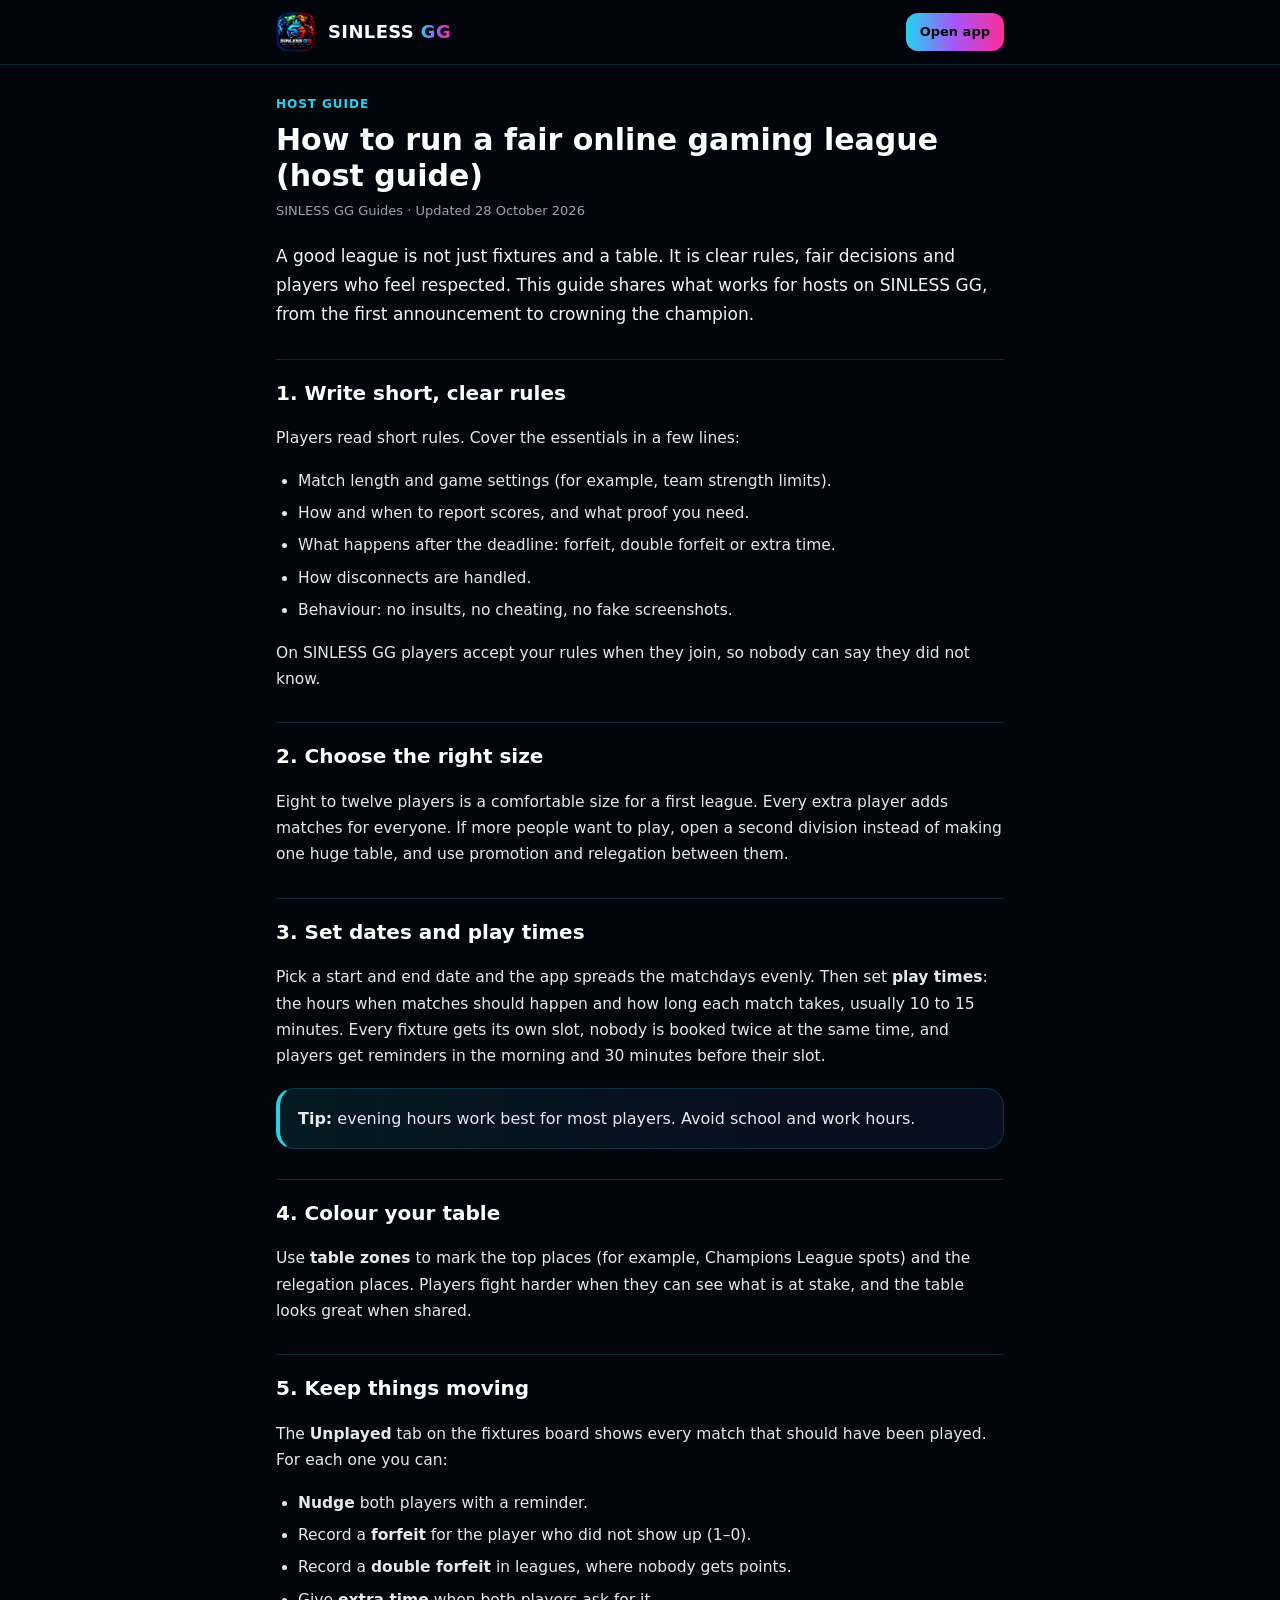
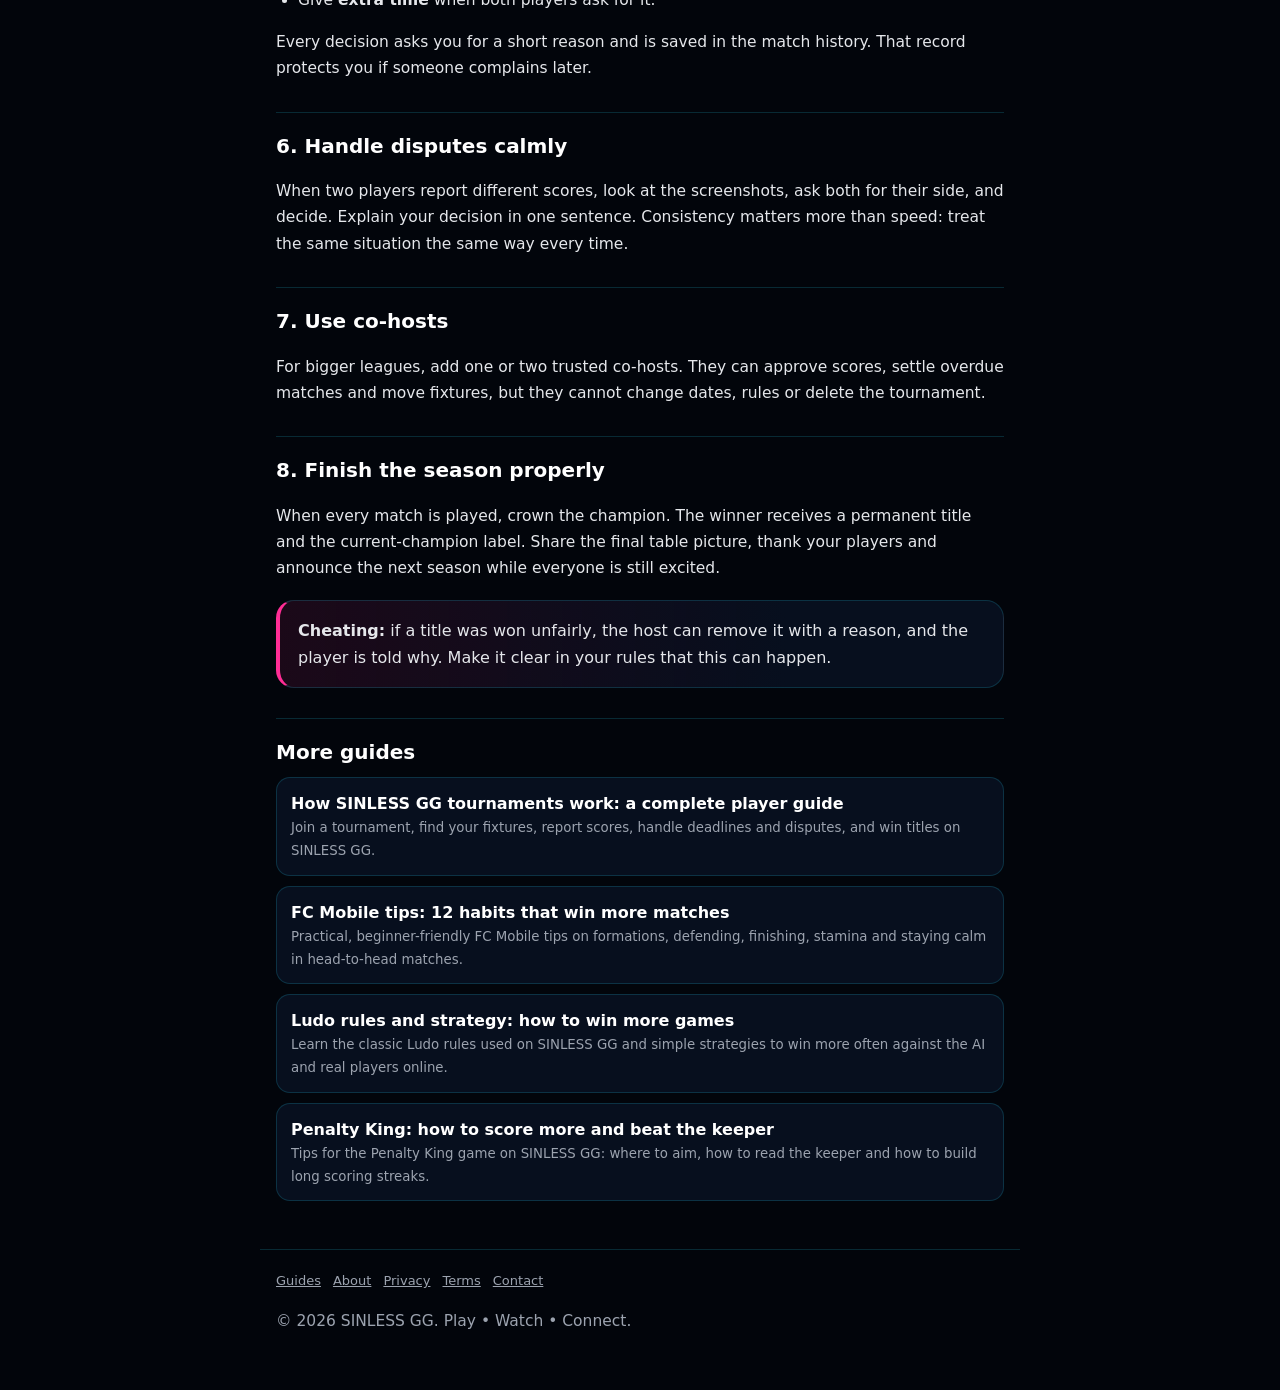
<file: guide-run-a-league.html>
<!DOCTYPE html>
<html lang="en">
<head>
<meta charset="UTF-8">
<meta name="viewport" content="width=device-width, initial-scale=1.0">
<title>How to run a fair online gaming league (host guide) · SINLESS GG</title>
<meta name="description" content="A step-by-step host guide to running a fair online league on SINLESS GG: rules, fixtures, play times, deadlines, disputes and season awards.">
<meta name="theme-color" content="#02050b">
<link rel="icon" href="icon-192.png">
<link rel="canonical" href="https://sinlessgg.com/guide-run-a-league.html">
<meta property="og:title" content="How to run a fair online gaming league (host guide)">
<meta property="og:description" content="A step-by-step host guide to running a fair online league on SINLESS GG: rules, fixtures, play times, deadlines, disputes and season awards.">
<meta property="og:image" content="https://sinlessgg.com/logo-share.jpg">
<style>
  :root { --bg:#02050b; --panel:#070f1e; --line:rgba(34,211,238,.18); --text:#e5e7eb; --muted:#9ca3af; --cyan:#22d3ee; --purple:#a855f7; --pink:#ff2d95; }
  * { box-sizing:border-box; }
  body { margin:0; background:var(--bg); color:var(--text); font-family:system-ui,-apple-system,"Segoe UI",Roboto,sans-serif; line-height:1.7; }
  header { position:sticky; top:0; z-index:5; background:rgba(2,5,11,.92); backdrop-filter:blur(8px); border-bottom:1px solid var(--line); }
  .bar { max-width:760px; margin:0 auto; padding:12px 16px; display:flex; align-items:center; gap:12px; }
  .bar img { width:40px; height:40px; border-radius:12px; }
  .brand { font-weight:900; letter-spacing:.02em; color:#fff; text-decoration:none; font-size:18px; }
  .brand span { background:linear-gradient(90deg,var(--cyan),var(--purple),var(--pink)); -webkit-background-clip:text; background-clip:text; color:transparent; }
  .back { margin-left:auto; color:#02050b; background:linear-gradient(90deg,var(--cyan),var(--purple),var(--pink)); text-decoration:none; font-weight:800; font-size:13px; padding:8px 14px; border-radius:12px; }
  main { max-width:760px; margin:0 auto; padding:24px 16px 48px; }
  .kicker { display:inline-block; font-size:12px; font-weight:900; letter-spacing:.08em; text-transform:uppercase; color:var(--cyan); }
  h1 { font-size:30px; line-height:1.2; margin:6px 0 6px; color:#fff; }
  .updated { color:var(--muted); font-size:13px; margin:0 0 20px; }
  .lead { font-size:17px; color:#f1f5f9; }
  h2 { font-size:20px; color:#fff; margin:30px 0 8px; padding-top:16px; border-top:1px solid var(--line); }
  h3 { font-size:16px; color:#fff; margin:18px 0 4px; }
  p, li { font-size:15.5px; }
  ul, ol { padding-left:22px; } li { margin:6px 0; }
  a { color:var(--cyan); }
  .card { background:var(--panel); border:1px solid var(--line); border-radius:18px; padding:16px 18px; margin:18px 0; }
  .tip { border-left:4px solid var(--pink); background:linear-gradient(90deg,rgba(255,45,149,.10),rgba(7,15,30,1) 70%); }
  .good { border-left:4px solid var(--cyan); background:linear-gradient(90deg,rgba(34,211,238,.10),rgba(7,15,30,1) 70%); }
  .toc { font-size:14px; } .toc a { text-decoration:none; }
  .more { display:grid; gap:10px; } .more a { display:block; padding:12px 14px; border-radius:14px; background:var(--panel); border:1px solid var(--line); text-decoration:none; color:#fff; font-weight:700; }
  .more a small { display:block; color:var(--muted); font-weight:400; }
  footer { max-width:760px; margin:0 auto; padding:20px 16px 40px; color:var(--muted); font-size:13px; border-top:1px solid var(--line); }
  footer a { color:var(--muted); margin-right:12px; }
</style>
<meta name="google-adsense-account" content="ca-pub-1335697564441880">
<script async src="https://pagead2.googlesyndication.com/pagead/js/adsbygoogle.js?client=ca-pub-1335697564441880" crossorigin="anonymous"></script>
<script type="application/ld+json">{"@context":"https://schema.org","@type":"Article","headline":"How to run a fair online gaming league (host guide)","description":"A step-by-step host guide to running a fair online league on SINLESS GG: rules, fixtures, play times, deadlines, disputes and season awards.","datePublished":"2026-10-28","dateModified":"2026-10-28","author":{"@type":"Organization","name":"SINLESS GG"},"publisher":{"@type":"Organization","name":"SINLESS GG","logo":{"@type":"ImageObject","url":"https://sinlessgg.com/icon-512.png"}},"mainEntityOfPage":"https://sinlessgg.com/guide-run-a-league.html"}</script>
</head>
<body>
<header><div class="bar">
  <img src="logo-96.png" alt="SINLESS GG logo">
  <a class="brand" href="./">SINLESS <span>GG</span></a>
  <a class="back" href="./">Open app</a>
</div></header>
<main>
<span class="kicker">Host guide</span>
<h1>How to run a fair online gaming league (host guide)</h1>
<p class="updated">SINLESS GG Guides · Updated 28 October 2026</p>

<p class="lead">A good league is not just fixtures and a table. It is clear rules, fair decisions and players who feel respected. This guide shares what works for hosts on SINLESS GG, from the first announcement to crowning the champion.</p>

<h2>1. Write short, clear rules</h2>
<p>Players read short rules. Cover the essentials in a few lines:</p>
<ul>
<li>Match length and game settings (for example, team strength limits).</li>
<li>How and when to report scores, and what proof you need.</li>
<li>What happens after the deadline: forfeit, double forfeit or extra time.</li>
<li>How disconnects are handled.</li>
<li>Behaviour: no insults, no cheating, no fake screenshots.</li>
</ul>
<p>On SINLESS GG players accept your rules when they join, so nobody can say they did not know.</p>

<h2>2. Choose the right size</h2>
<p>Eight to twelve players is a comfortable size for a first league. Every extra player adds matches for everyone. If more people want to play, open a second division instead of making one huge table, and use promotion and relegation between them.</p>

<h2>3. Set dates and play times</h2>
<p>Pick a start and end date and the app spreads the matchdays evenly. Then set <b>play times</b>: the hours when matches should happen and how long each match takes, usually 10 to 15 minutes. Every fixture gets its own slot, nobody is booked twice at the same time, and players get reminders in the morning and 30 minutes before their slot.</p>
<div class="card good"><b>Tip:</b> evening hours work best for most players. Avoid school and work hours.</div>

<h2>4. Colour your table</h2>
<p>Use <b>table zones</b> to mark the top places (for example, Champions League spots) and the relegation places. Players fight harder when they can see what is at stake, and the table looks great when shared.</p>

<h2>5. Keep things moving</h2>
<p>The <b>Unplayed</b> tab on the fixtures board shows every match that should have been played. For each one you can:</p>
<ul>
<li><b>Nudge</b> both players with a reminder.</li>
<li>Record a <b>forfeit</b> for the player who did not show up (1–0).</li>
<li>Record a <b>double forfeit</b> in leagues, where nobody gets points.</li>
<li>Give <b>extra time</b> when both players ask for it.</li>
</ul>
<p>Every decision asks you for a short reason and is saved in the match history. That record protects you if someone complains later.</p>

<h2>6. Handle disputes calmly</h2>
<p>When two players report different scores, look at the screenshots, ask both for their side, and decide. Explain your decision in one sentence. Consistency matters more than speed: treat the same situation the same way every time.</p>

<h2>7. Use co-hosts</h2>
<p>For bigger leagues, add one or two trusted co-hosts. They can approve scores, settle overdue matches and move fixtures, but they cannot change dates, rules or delete the tournament.</p>

<h2>8. Finish the season properly</h2>
<p>When every match is played, crown the champion. The winner receives a permanent title and the current-champion label. Share the final table picture, thank your players and announce the next season while everyone is still excited.</p>
<div class="card tip"><b>Cheating:</b> if a title was won unfairly, the host can remove it with a reason, and the player is told why. Make it clear in your rules that this can happen.</div>

<h2>More guides</h2>
<div class="more"><a href="guide-tournaments.html">How SINLESS GG tournaments work: a complete player guide<small>Join a tournament, find your fixtures, report scores, handle deadlines and disputes, and win titles on SINLESS GG.</small></a><a href="guide-fc-mobile-tips.html">FC Mobile tips: 12 habits that win more matches<small>Practical, beginner-friendly FC Mobile tips on formations, defending, finishing, stamina and staying calm in head-to-head matches.</small></a><a href="guide-ludo.html">Ludo rules and strategy: how to win more games<small>Learn the classic Ludo rules used on SINLESS GG and simple strategies to win more often against the AI and real players online.</small></a><a href="guide-penalty-king.html">Penalty King: how to score more and beat the keeper<small>Tips for the Penalty King game on SINLESS GG: where to aim, how to read the keeper and how to build long scoring streaks.</small></a></div>
</main>
<footer>
  <a href="guides.html">Guides</a><a href="about.html">About</a><a href="privacy.html">Privacy</a><a href="terms.html">Terms</a><a href="contact.html">Contact</a>
  <p>© 2026 SINLESS GG. Play • Watch • Connect.</p>
</footer>
</body>
</html>
</file>
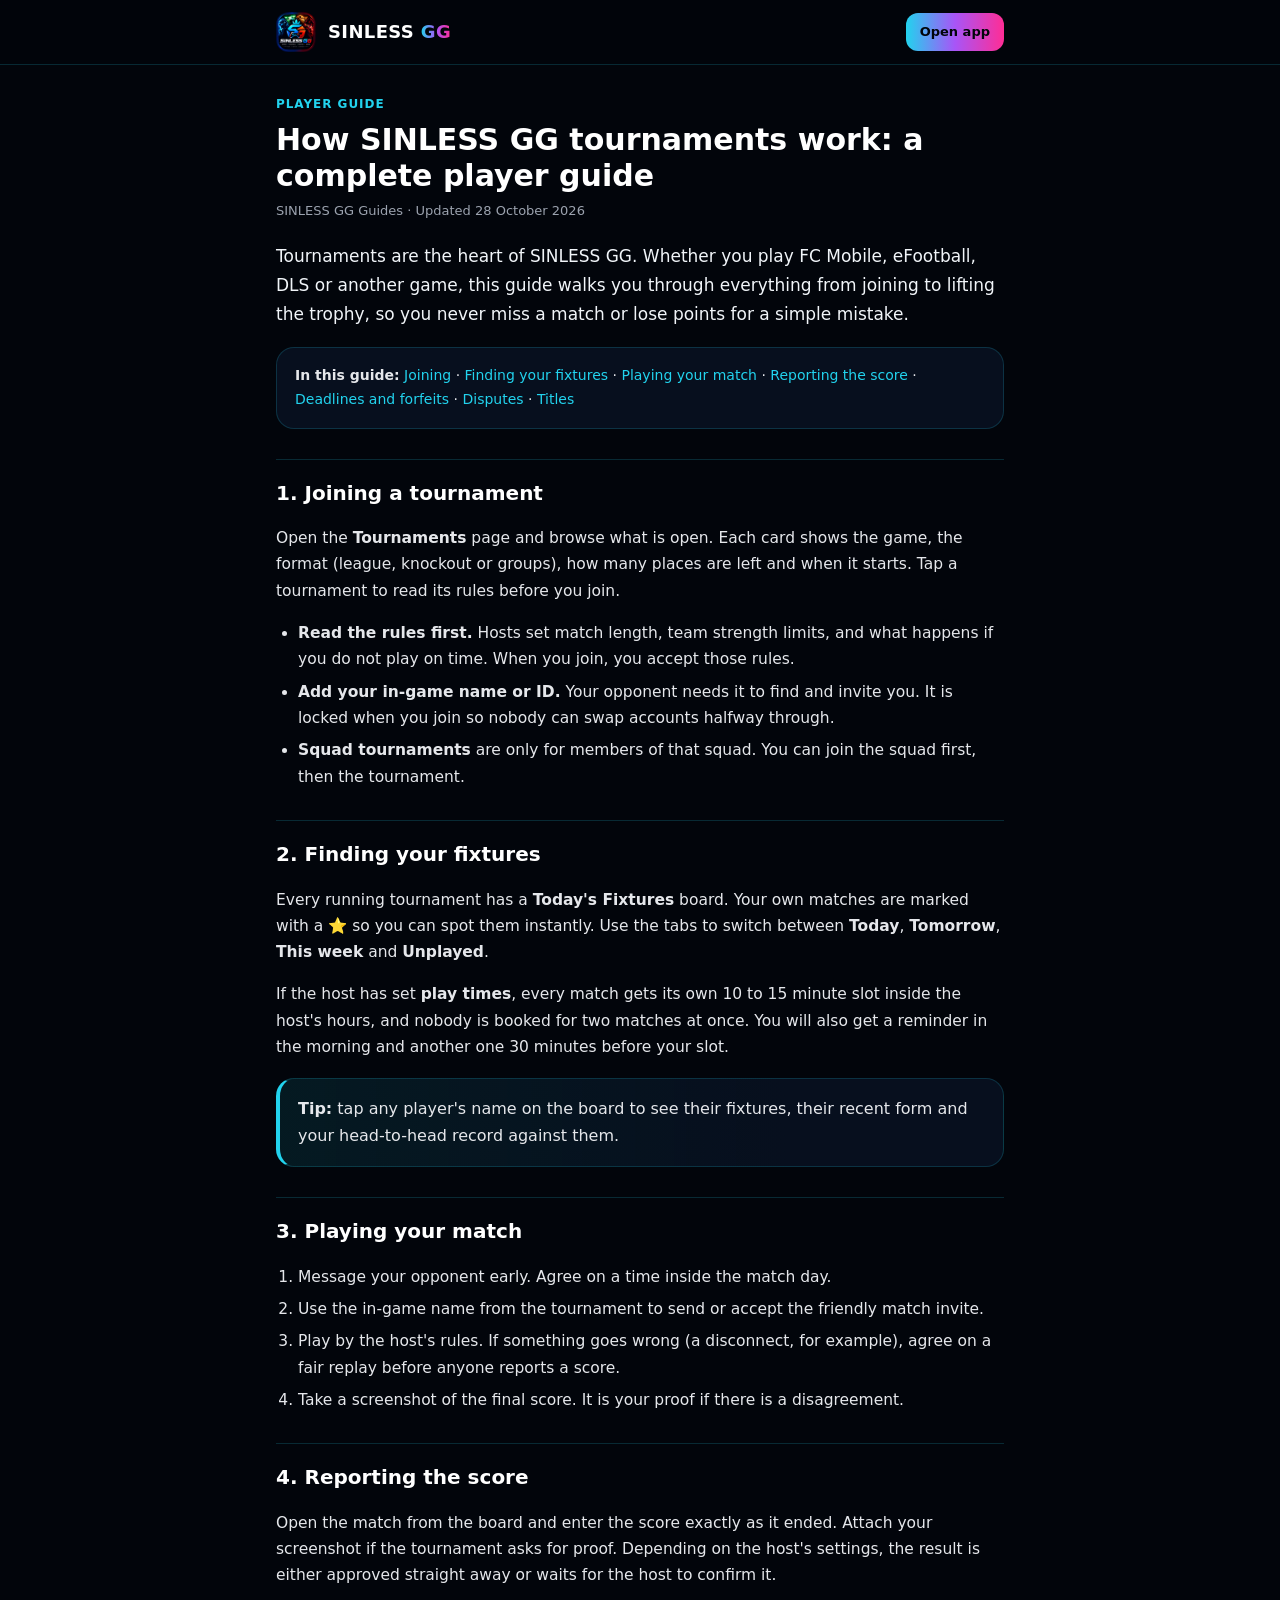
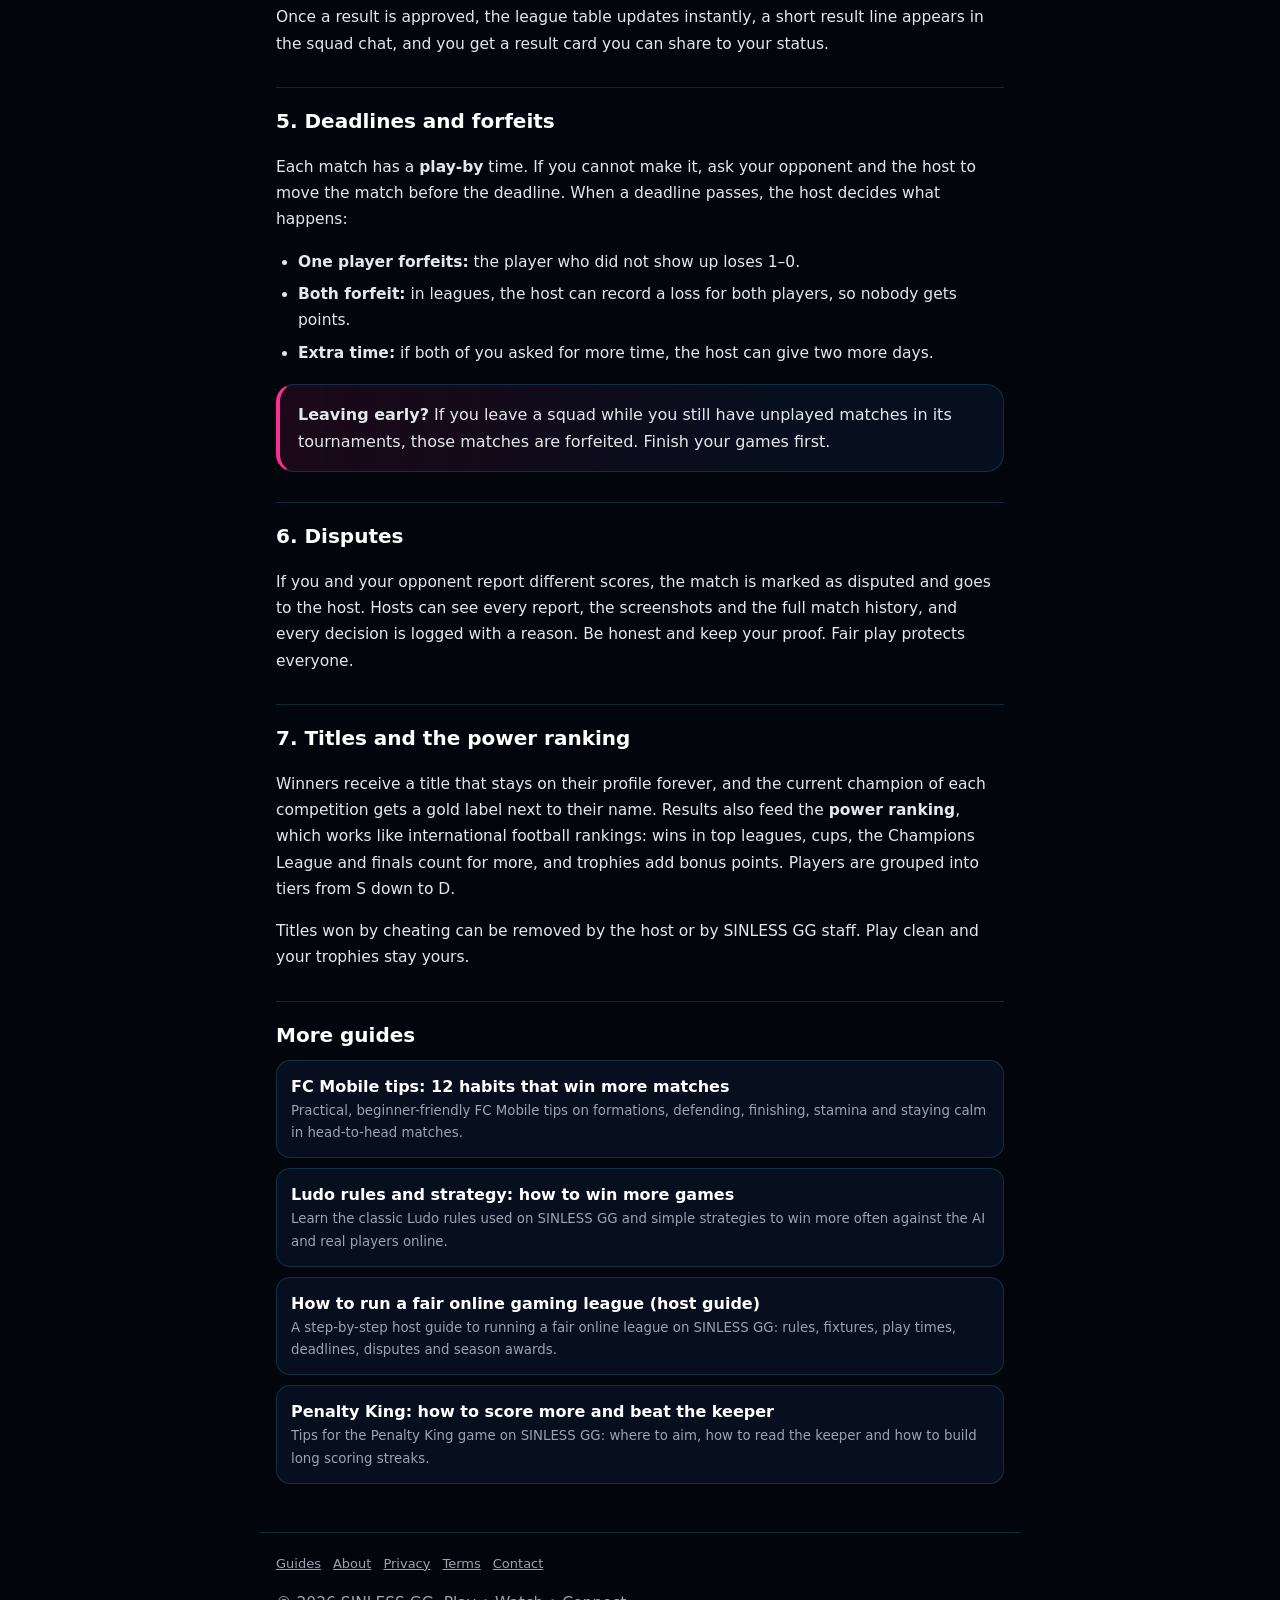
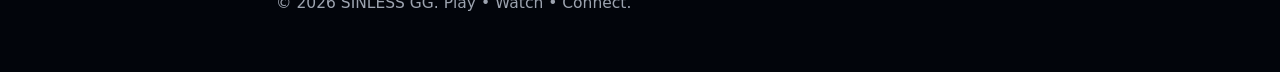
<file: guide-tournaments.html>
<!DOCTYPE html>
<html lang="en">
<head>
<meta charset="UTF-8">
<meta name="viewport" content="width=device-width, initial-scale=1.0">
<title>How SINLESS GG tournaments work: a complete player guide · SINLESS GG</title>
<meta name="description" content="Join a tournament, find your fixtures, report scores, handle deadlines and disputes, and win titles on SINLESS GG.">
<meta name="theme-color" content="#02050b">
<link rel="icon" href="icon-192.png">
<link rel="canonical" href="https://sinlessgg.com/guide-tournaments.html">
<meta property="og:title" content="How SINLESS GG tournaments work: a complete player guide">
<meta property="og:description" content="Join a tournament, find your fixtures, report scores, handle deadlines and disputes, and win titles on SINLESS GG.">
<meta property="og:image" content="https://sinlessgg.com/logo-share.jpg">
<style>
  :root { --bg:#02050b; --panel:#070f1e; --line:rgba(34,211,238,.18); --text:#e5e7eb; --muted:#9ca3af; --cyan:#22d3ee; --purple:#a855f7; --pink:#ff2d95; }
  * { box-sizing:border-box; }
  body { margin:0; background:var(--bg); color:var(--text); font-family:system-ui,-apple-system,"Segoe UI",Roboto,sans-serif; line-height:1.7; }
  header { position:sticky; top:0; z-index:5; background:rgba(2,5,11,.92); backdrop-filter:blur(8px); border-bottom:1px solid var(--line); }
  .bar { max-width:760px; margin:0 auto; padding:12px 16px; display:flex; align-items:center; gap:12px; }
  .bar img { width:40px; height:40px; border-radius:12px; }
  .brand { font-weight:900; letter-spacing:.02em; color:#fff; text-decoration:none; font-size:18px; }
  .brand span { background:linear-gradient(90deg,var(--cyan),var(--purple),var(--pink)); -webkit-background-clip:text; background-clip:text; color:transparent; }
  .back { margin-left:auto; color:#02050b; background:linear-gradient(90deg,var(--cyan),var(--purple),var(--pink)); text-decoration:none; font-weight:800; font-size:13px; padding:8px 14px; border-radius:12px; }
  main { max-width:760px; margin:0 auto; padding:24px 16px 48px; }
  .kicker { display:inline-block; font-size:12px; font-weight:900; letter-spacing:.08em; text-transform:uppercase; color:var(--cyan); }
  h1 { font-size:30px; line-height:1.2; margin:6px 0 6px; color:#fff; }
  .updated { color:var(--muted); font-size:13px; margin:0 0 20px; }
  .lead { font-size:17px; color:#f1f5f9; }
  h2 { font-size:20px; color:#fff; margin:30px 0 8px; padding-top:16px; border-top:1px solid var(--line); }
  h3 { font-size:16px; color:#fff; margin:18px 0 4px; }
  p, li { font-size:15.5px; }
  ul, ol { padding-left:22px; } li { margin:6px 0; }
  a { color:var(--cyan); }
  .card { background:var(--panel); border:1px solid var(--line); border-radius:18px; padding:16px 18px; margin:18px 0; }
  .tip { border-left:4px solid var(--pink); background:linear-gradient(90deg,rgba(255,45,149,.10),rgba(7,15,30,1) 70%); }
  .good { border-left:4px solid var(--cyan); background:linear-gradient(90deg,rgba(34,211,238,.10),rgba(7,15,30,1) 70%); }
  .toc { font-size:14px; } .toc a { text-decoration:none; }
  .more { display:grid; gap:10px; } .more a { display:block; padding:12px 14px; border-radius:14px; background:var(--panel); border:1px solid var(--line); text-decoration:none; color:#fff; font-weight:700; }
  .more a small { display:block; color:var(--muted); font-weight:400; }
  footer { max-width:760px; margin:0 auto; padding:20px 16px 40px; color:var(--muted); font-size:13px; border-top:1px solid var(--line); }
  footer a { color:var(--muted); margin-right:12px; }
</style>
<meta name="google-adsense-account" content="ca-pub-1335697564441880">
<script async src="https://pagead2.googlesyndication.com/pagead/js/adsbygoogle.js?client=ca-pub-1335697564441880" crossorigin="anonymous"></script>
<script type="application/ld+json">{"@context":"https://schema.org","@type":"Article","headline":"How SINLESS GG tournaments work: a complete player guide","description":"Join a tournament, find your fixtures, report scores, handle deadlines and disputes, and win titles on SINLESS GG.","datePublished":"2026-10-28","dateModified":"2026-10-28","author":{"@type":"Organization","name":"SINLESS GG"},"publisher":{"@type":"Organization","name":"SINLESS GG","logo":{"@type":"ImageObject","url":"https://sinlessgg.com/icon-512.png"}},"mainEntityOfPage":"https://sinlessgg.com/guide-tournaments.html"}</script>
</head>
<body>
<header><div class="bar">
  <img src="logo-96.png" alt="SINLESS GG logo">
  <a class="brand" href="./">SINLESS <span>GG</span></a>
  <a class="back" href="./">Open app</a>
</div></header>
<main>
<span class="kicker">Player guide</span>
<h1>How SINLESS GG tournaments work: a complete player guide</h1>
<p class="updated">SINLESS GG Guides · Updated 28 October 2026</p>

<p class="lead">Tournaments are the heart of SINLESS GG. Whether you play FC Mobile, eFootball, DLS or another game, this guide walks you through everything from joining to lifting the trophy, so you never miss a match or lose points for a simple mistake.</p>
<div class="card toc"><b>In this guide:</b> <a href="#join">Joining</a> · <a href="#fixtures">Finding your fixtures</a> · <a href="#play">Playing your match</a> · <a href="#report">Reporting the score</a> · <a href="#deadlines">Deadlines and forfeits</a> · <a href="#disputes">Disputes</a> · <a href="#titles">Titles</a></div>

<h2 id="join">1. Joining a tournament</h2>
<p>Open the <b>Tournaments</b> page and browse what is open. Each card shows the game, the format (league, knockout or groups), how many places are left and when it starts. Tap a tournament to read its rules before you join.</p>
<ul>
<li><b>Read the rules first.</b> Hosts set match length, team strength limits, and what happens if you do not play on time. When you join, you accept those rules.</li>
<li><b>Add your in-game name or ID.</b> Your opponent needs it to find and invite you. It is locked when you join so nobody can swap accounts halfway through.</li>
<li><b>Squad tournaments</b> are only for members of that squad. You can join the squad first, then the tournament.</li>
</ul>

<h2 id="fixtures">2. Finding your fixtures</h2>
<p>Every running tournament has a <b>Today's Fixtures</b> board. Your own matches are marked with a ⭐ so you can spot them instantly. Use the tabs to switch between <b>Today</b>, <b>Tomorrow</b>, <b>This week</b> and <b>Unplayed</b>.</p>
<p>If the host has set <b>play times</b>, every match gets its own 10 to 15 minute slot inside the host's hours, and nobody is booked for two matches at once. You will also get a reminder in the morning and another one 30 minutes before your slot.</p>
<div class="card good"><b>Tip:</b> tap any player's name on the board to see their fixtures, their recent form and your head-to-head record against them.</div>

<h2 id="play">3. Playing your match</h2>
<ol>
<li>Message your opponent early. Agree on a time inside the match day.</li>
<li>Use the in-game name from the tournament to send or accept the friendly match invite.</li>
<li>Play by the host's rules. If something goes wrong (a disconnect, for example), agree on a fair replay before anyone reports a score.</li>
<li>Take a screenshot of the final score. It is your proof if there is a disagreement.</li>
</ol>

<h2 id="report">4. Reporting the score</h2>
<p>Open the match from the board and enter the score exactly as it ended. Attach your screenshot if the tournament asks for proof. Depending on the host's settings, the result is either approved straight away or waits for the host to confirm it.</p>
<p>Once a result is approved, the league table updates instantly, a short result line appears in the squad chat, and you get a result card you can share to your status.</p>

<h2 id="deadlines">5. Deadlines and forfeits</h2>
<p>Each match has a <b>play-by</b> time. If you cannot make it, ask your opponent and the host to move the match before the deadline. When a deadline passes, the host decides what happens:</p>
<ul>
<li><b>One player forfeits:</b> the player who did not show up loses 1–0.</li>
<li><b>Both forfeit:</b> in leagues, the host can record a loss for both players, so nobody gets points.</li>
<li><b>Extra time:</b> if both of you asked for more time, the host can give two more days.</li>
</ul>
<div class="card tip"><b>Leaving early?</b> If you leave a squad while you still have unplayed matches in its tournaments, those matches are forfeited. Finish your games first.</div>

<h2 id="disputes">6. Disputes</h2>
<p>If you and your opponent report different scores, the match is marked as disputed and goes to the host. Hosts can see every report, the screenshots and the full match history, and every decision is logged with a reason. Be honest and keep your proof. Fair play protects everyone.</p>

<h2 id="titles">7. Titles and the power ranking</h2>
<p>Winners receive a title that stays on their profile forever, and the current champion of each competition gets a gold label next to their name. Results also feed the <b>power ranking</b>, which works like international football rankings: wins in top leagues, cups, the Champions League and finals count for more, and trophies add bonus points. Players are grouped into tiers from S down to D.</p>
<p>Titles won by cheating can be removed by the host or by SINLESS GG staff. Play clean and your trophies stay yours.</p>

<h2>More guides</h2>
<div class="more"><a href="guide-fc-mobile-tips.html">FC Mobile tips: 12 habits that win more matches<small>Practical, beginner-friendly FC Mobile tips on formations, defending, finishing, stamina and staying calm in head-to-head matches.</small></a><a href="guide-ludo.html">Ludo rules and strategy: how to win more games<small>Learn the classic Ludo rules used on SINLESS GG and simple strategies to win more often against the AI and real players online.</small></a><a href="guide-run-a-league.html">How to run a fair online gaming league (host guide)<small>A step-by-step host guide to running a fair online league on SINLESS GG: rules, fixtures, play times, deadlines, disputes and season awards.</small></a><a href="guide-penalty-king.html">Penalty King: how to score more and beat the keeper<small>Tips for the Penalty King game on SINLESS GG: where to aim, how to read the keeper and how to build long scoring streaks.</small></a></div>
</main>
<footer>
  <a href="guides.html">Guides</a><a href="about.html">About</a><a href="privacy.html">Privacy</a><a href="terms.html">Terms</a><a href="contact.html">Contact</a>
  <p>© 2026 SINLESS GG. Play • Watch • Connect.</p>
</footer>
</body>
</html>
</file>
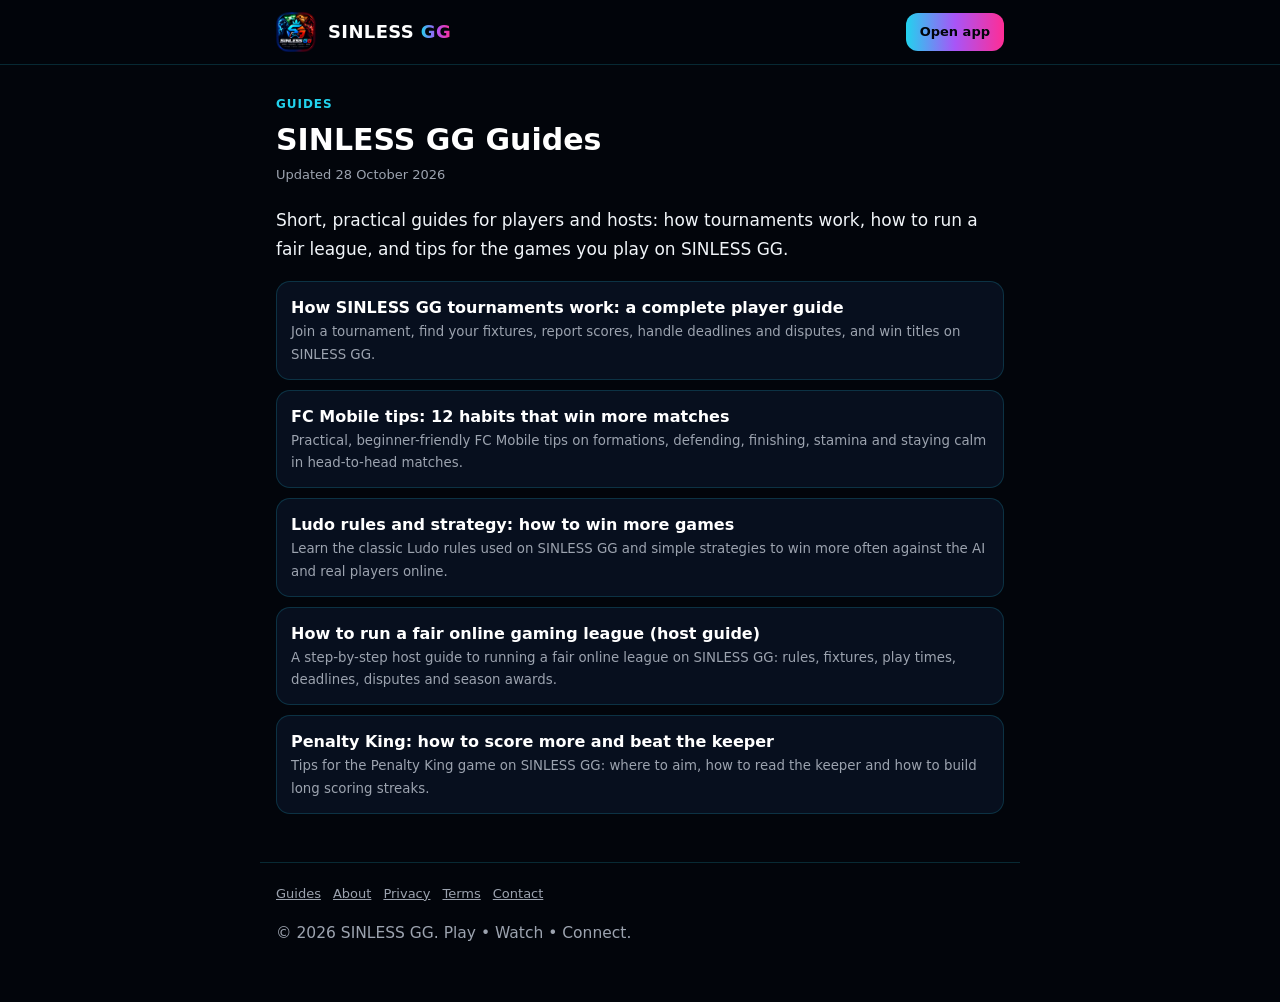
<file: guides.html>
<!DOCTYPE html>
<html lang="en">
<head>
<meta charset="UTF-8">
<meta name="viewport" content="width=device-width, initial-scale=1.0">
<title>SINLESS GG Guides · SINLESS GG</title>
<meta name="description" content="Guides for players and hosts on SINLESS GG: tournaments, leagues, FC Mobile tips, Ludo and Penalty King.">
<meta name="theme-color" content="#02050b">
<link rel="icon" href="icon-192.png">
<link rel="canonical" href="https://sinlessgg.com/guides.html">
<meta property="og:title" content="SINLESS GG Guides">
<meta property="og:description" content="Guides for players and hosts on SINLESS GG: tournaments, leagues, FC Mobile tips, Ludo and Penalty King.">
<meta property="og:image" content="https://sinlessgg.com/logo-share.jpg">
<style>
  :root { --bg:#02050b; --panel:#070f1e; --line:rgba(34,211,238,.18); --text:#e5e7eb; --muted:#9ca3af; --cyan:#22d3ee; --purple:#a855f7; --pink:#ff2d95; }
  * { box-sizing:border-box; }
  body { margin:0; background:var(--bg); color:var(--text); font-family:system-ui,-apple-system,"Segoe UI",Roboto,sans-serif; line-height:1.7; }
  header { position:sticky; top:0; z-index:5; background:rgba(2,5,11,.92); backdrop-filter:blur(8px); border-bottom:1px solid var(--line); }
  .bar { max-width:760px; margin:0 auto; padding:12px 16px; display:flex; align-items:center; gap:12px; }
  .bar img { width:40px; height:40px; border-radius:12px; }
  .brand { font-weight:900; letter-spacing:.02em; color:#fff; text-decoration:none; font-size:18px; }
  .brand span { background:linear-gradient(90deg,var(--cyan),var(--purple),var(--pink)); -webkit-background-clip:text; background-clip:text; color:transparent; }
  .back { margin-left:auto; color:#02050b; background:linear-gradient(90deg,var(--cyan),var(--purple),var(--pink)); text-decoration:none; font-weight:800; font-size:13px; padding:8px 14px; border-radius:12px; }
  main { max-width:760px; margin:0 auto; padding:24px 16px 48px; }
  .kicker { display:inline-block; font-size:12px; font-weight:900; letter-spacing:.08em; text-transform:uppercase; color:var(--cyan); }
  h1 { font-size:30px; line-height:1.2; margin:6px 0 6px; color:#fff; }
  .updated { color:var(--muted); font-size:13px; margin:0 0 20px; }
  .lead { font-size:17px; color:#f1f5f9; }
  h2 { font-size:20px; color:#fff; margin:30px 0 8px; padding-top:16px; border-top:1px solid var(--line); }
  h3 { font-size:16px; color:#fff; margin:18px 0 4px; }
  p, li { font-size:15.5px; }
  ul, ol { padding-left:22px; } li { margin:6px 0; }
  a { color:var(--cyan); }
  .card { background:var(--panel); border:1px solid var(--line); border-radius:18px; padding:16px 18px; margin:18px 0; }
  .tip { border-left:4px solid var(--pink); background:linear-gradient(90deg,rgba(255,45,149,.10),rgba(7,15,30,1) 70%); }
  .good { border-left:4px solid var(--cyan); background:linear-gradient(90deg,rgba(34,211,238,.10),rgba(7,15,30,1) 70%); }
  .toc { font-size:14px; } .toc a { text-decoration:none; }
  .more { display:grid; gap:10px; } .more a { display:block; padding:12px 14px; border-radius:14px; background:var(--panel); border:1px solid var(--line); text-decoration:none; color:#fff; font-weight:700; }
  .more a small { display:block; color:var(--muted); font-weight:400; }
  footer { max-width:760px; margin:0 auto; padding:20px 16px 40px; color:var(--muted); font-size:13px; border-top:1px solid var(--line); }
  footer a { color:var(--muted); margin-right:12px; }
</style>
<meta name="google-adsense-account" content="ca-pub-1335697564441880">
<script async src="https://pagead2.googlesyndication.com/pagead/js/adsbygoogle.js?client=ca-pub-1335697564441880" crossorigin="anonymous"></script>
<script type="application/ld+json">{"@context":"https://schema.org","@type":"Article","headline":"SINLESS GG Guides","description":"Guides for players and hosts on SINLESS GG.","datePublished":"2026-10-28","dateModified":"2026-10-28","author":{"@type":"Organization","name":"SINLESS GG"},"publisher":{"@type":"Organization","name":"SINLESS GG","logo":{"@type":"ImageObject","url":"https://sinlessgg.com/icon-512.png"}},"mainEntityOfPage":"https://sinlessgg.com/guides.html"}</script>
</head>
<body>
<header><div class="bar">
  <img src="logo-96.png" alt="SINLESS GG logo">
  <a class="brand" href="./">SINLESS <span>GG</span></a>
  <a class="back" href="./">Open app</a>
</div></header>
<main>
<span class="kicker">Guides</span>
<h1>SINLESS GG Guides</h1>
<p class="updated">Updated 28 October 2026</p>
<p class="lead">Short, practical guides for players and hosts: how tournaments work, how to run a fair league, and tips for the games you play on SINLESS GG.</p>
<div class="more"><a href="guide-tournaments.html">How SINLESS GG tournaments work: a complete player guide<small>Join a tournament, find your fixtures, report scores, handle deadlines and disputes, and win titles on SINLESS GG.</small></a><a href="guide-fc-mobile-tips.html">FC Mobile tips: 12 habits that win more matches<small>Practical, beginner-friendly FC Mobile tips on formations, defending, finishing, stamina and staying calm in head-to-head matches.</small></a><a href="guide-ludo.html">Ludo rules and strategy: how to win more games<small>Learn the classic Ludo rules used on SINLESS GG and simple strategies to win more often against the AI and real players online.</small></a><a href="guide-run-a-league.html">How to run a fair online gaming league (host guide)<small>A step-by-step host guide to running a fair online league on SINLESS GG: rules, fixtures, play times, deadlines, disputes and season awards.</small></a><a href="guide-penalty-king.html">Penalty King: how to score more and beat the keeper<small>Tips for the Penalty King game on SINLESS GG: where to aim, how to read the keeper and how to build long scoring streaks.</small></a></div>
</main>
<footer>
  <a href="guides.html">Guides</a><a href="about.html">About</a><a href="privacy.html">Privacy</a><a href="terms.html">Terms</a><a href="contact.html">Contact</a>
  <p>© 2026 SINLESS GG. Play • Watch • Connect.</p>
</footer>
</body>
</html>
</file>
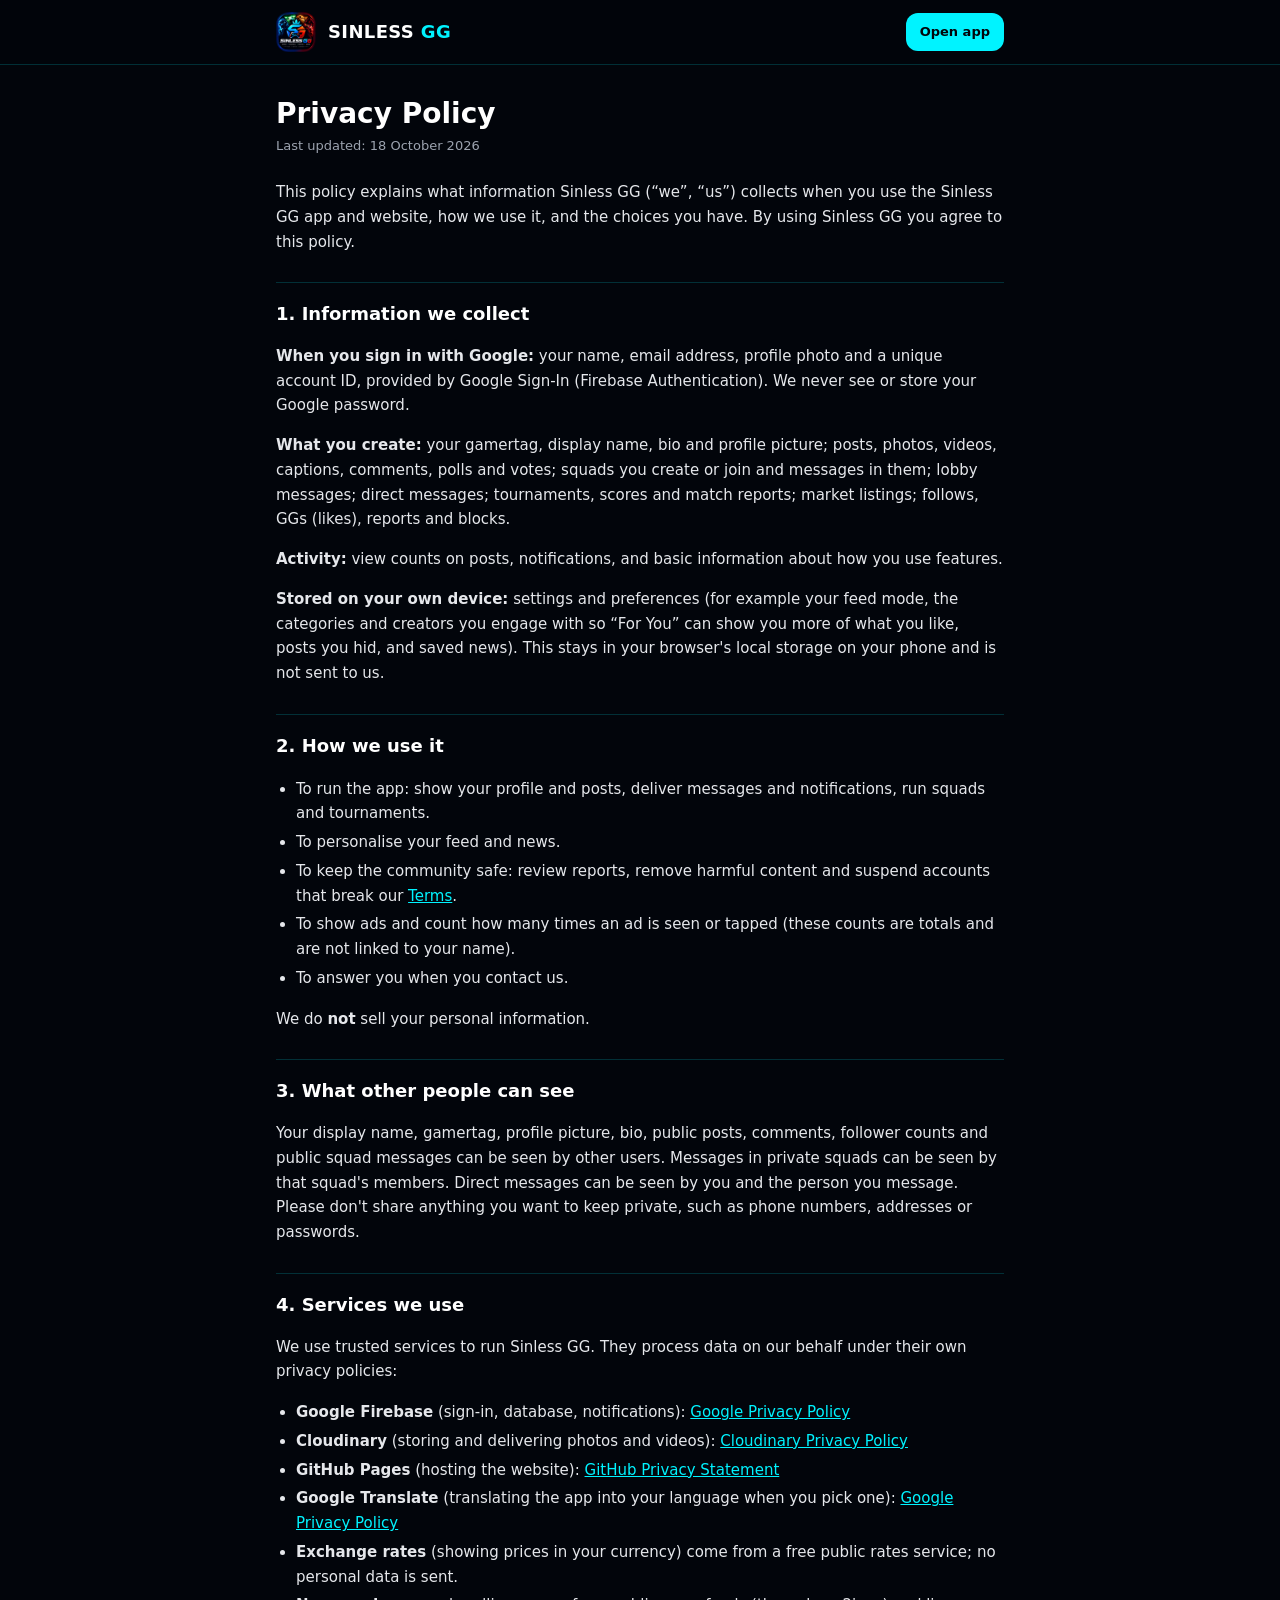
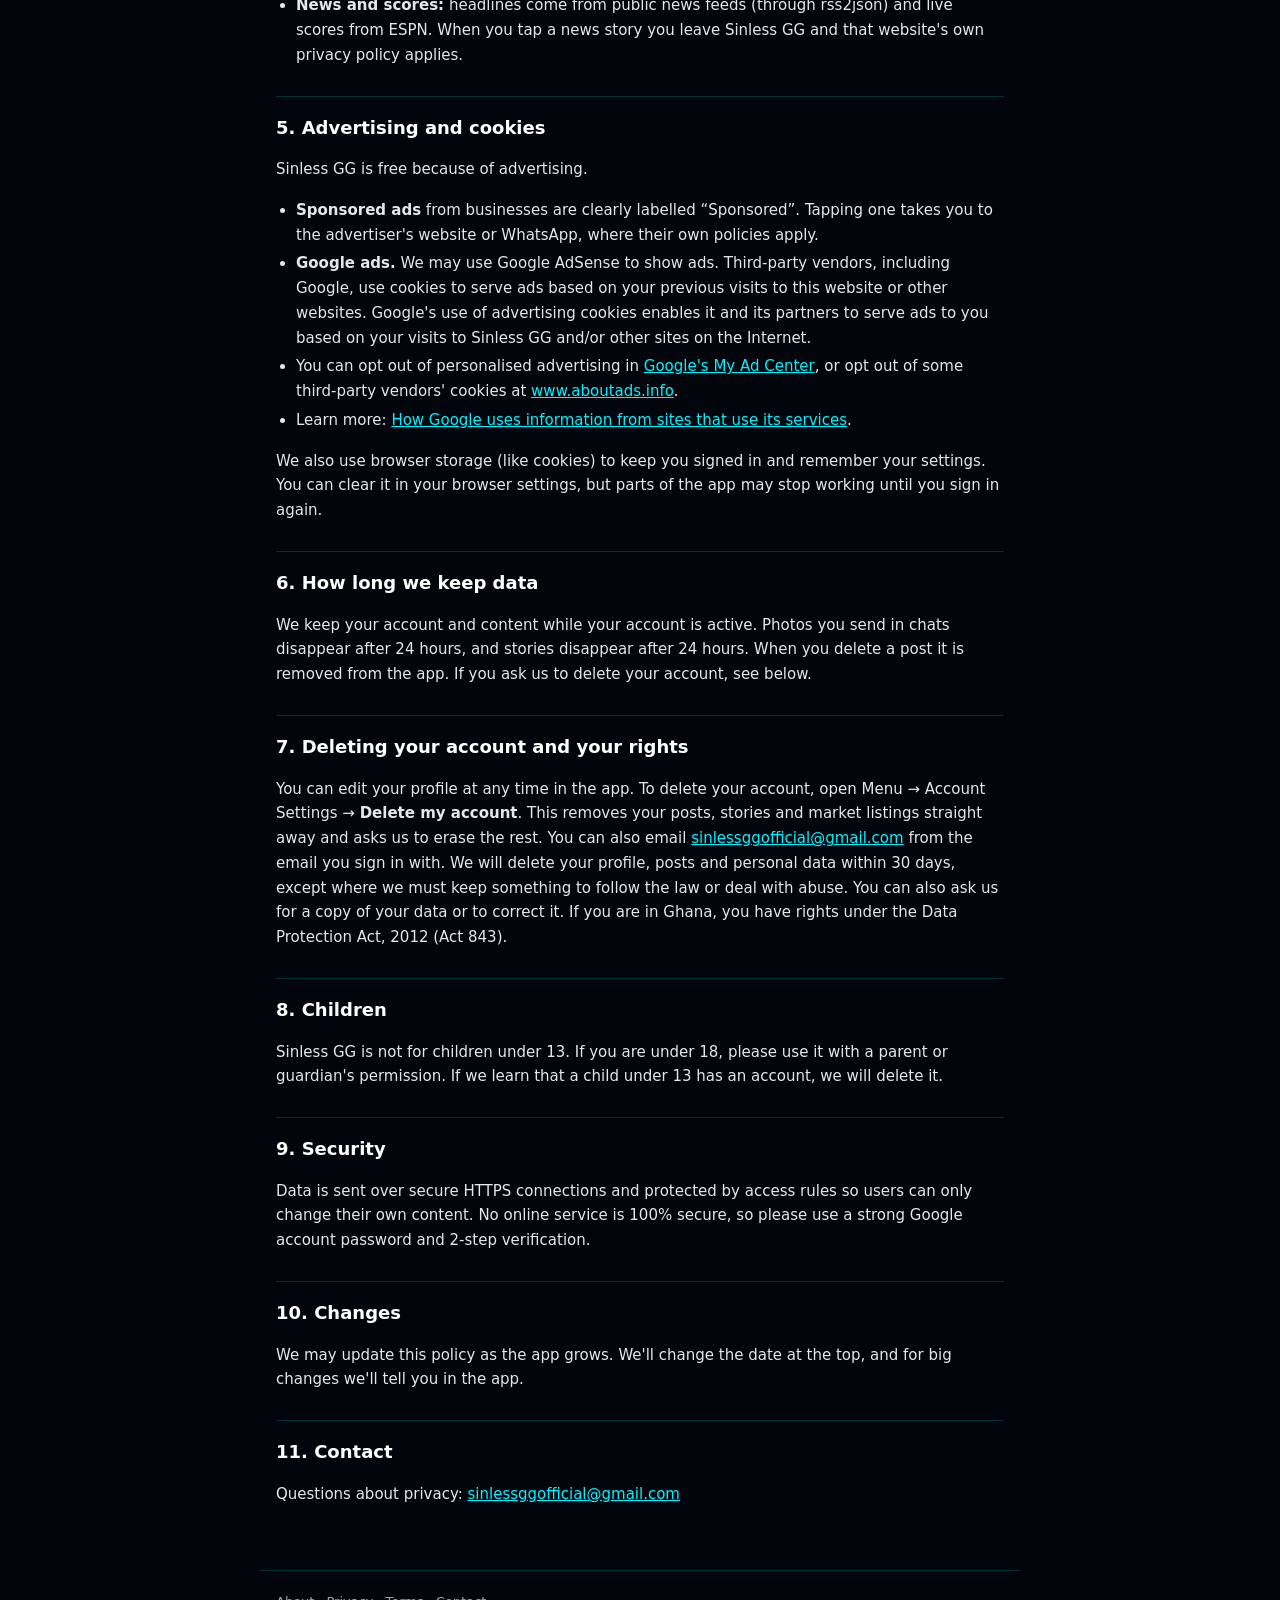
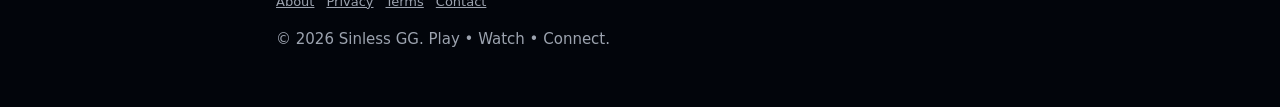
<file: privacy.html>
<!DOCTYPE html>
<html lang="en">
<head>
<meta charset="UTF-8">
<meta name="viewport" content="width=device-width, initial-scale=1.0">
<title>Privacy Policy · Sinless GG</title>
<meta name="description" content="How Sinless GG collects, uses and protects your information, including cookies and advertising.">
<meta name="theme-color" content="#02050b">
<link rel="icon" href="icon-192.png">
<style>
  :root { --bg:#02050b; --panel:#070f1e; --line:rgba(0,243,255,.18); --text:#e5e7eb; --muted:#9ca3af; --cyan:#00f3ff; --magenta:#ff007f; }
  * { box-sizing:border-box; }
  body { margin:0; background:var(--bg); color:var(--text); font-family:system-ui,-apple-system,"Segoe UI",Roboto,sans-serif; line-height:1.65; }
  header { position:sticky; top:0; background:rgba(2,5,11,.92); backdrop-filter:blur(8px); border-bottom:1px solid var(--line); }
  .bar { max-width:760px; margin:0 auto; padding:12px 16px; display:flex; align-items:center; gap:12px; }
  .bar img { width:40px; height:40px; border-radius:12px; }
  .brand { font-weight:900; letter-spacing:.02em; color:#fff; text-decoration:none; font-size:18px; }
  .brand span { color:var(--cyan); }
  .back { margin-left:auto; color:#02050b; background:var(--cyan); text-decoration:none; font-weight:800; font-size:13px; padding:8px 14px; border-radius:12px; }
  main { max-width:760px; margin:0 auto; padding:24px 16px 48px; }
  h1 { font-size:28px; line-height:1.2; margin:8px 0 4px; color:#fff; }
  .updated { color:var(--muted); font-size:13px; margin:0 0 24px; }
  h2 { font-size:18px; color:#fff; margin:28px 0 8px; padding-top:16px; border-top:1px solid var(--line); }
  p, li { font-size:15px; }
  ul { padding-left:20px; }
  li { margin:4px 0; }
  a { color:var(--cyan); }
  .card { background:var(--panel); border:1px solid var(--line); border-radius:16px; padding:16px; margin:16px 0; }
  footer { max-width:760px; margin:0 auto; padding:20px 16px 40px; color:var(--muted); font-size:13px; border-top:1px solid var(--line); }
  footer a { color:var(--muted); margin-right:12px; }
</style>
    <link rel="canonical" href="https://sinlessgg.com/privacy.html">
    <meta name="google-adsense-account" content="ca-pub-1335697564441880">
    <script async src="https://pagead2.googlesyndication.com/pagead/js/adsbygoogle.js?client=ca-pub-1335697564441880" crossorigin="anonymous"></script>
</head>
<body>
<header><div class="bar">
  <img src="logo-96.png" alt="Sinless GG logo">
  <a class="brand" href="./">SINLESS <span>GG</span></a>
  <a class="back" href="./">Open app</a>
</div></header>
<main>
<h1>Privacy Policy</h1>
<p class="updated">Last updated: 18 October 2026</p>

<p>This policy explains what information Sinless GG (“we”, “us”) collects when you use the Sinless GG app and website, how we use it, and the choices you have. By using Sinless GG you agree to this policy.</p>

<h2>1. Information we collect</h2>
<p><strong>When you sign in with Google:</strong> your name, email address, profile photo and a unique account ID, provided by Google Sign-In (Firebase Authentication). We never see or store your Google password.</p>
<p><strong>What you create:</strong> your gamertag, display name, bio and profile picture; posts, photos, videos, captions, comments, polls and votes; squads you create or join and messages in them; lobby messages; direct messages; tournaments, scores and match reports; market listings; follows, GGs (likes), reports and blocks.</p>
<p><strong>Activity:</strong> view counts on posts, notifications, and basic information about how you use features.</p>
<p><strong>Stored on your own device:</strong> settings and preferences (for example your feed mode, the categories and creators you engage with so “For You” can show you more of what you like, posts you hid, and saved news). This stays in your browser's local storage on your phone and is not sent to us.</p>

<h2>2. How we use it</h2>
<ul>
<li>To run the app: show your profile and posts, deliver messages and notifications, run squads and tournaments.</li>
<li>To personalise your feed and news.</li>
<li>To keep the community safe: review reports, remove harmful content and suspend accounts that break our <a href="terms.html">Terms</a>.</li>
<li>To show ads and count how many times an ad is seen or tapped (these counts are totals and are not linked to your name).</li>
<li>To answer you when you contact us.</li>
</ul>
<p>We do <strong>not</strong> sell your personal information.</p>

<h2>3. What other people can see</h2>
<p>Your display name, gamertag, profile picture, bio, public posts, comments, follower counts and public squad messages can be seen by other users. Messages in private squads can be seen by that squad's members. Direct messages can be seen by you and the person you message. Please don't share anything you want to keep private, such as phone numbers, addresses or passwords.</p>

<h2>4. Services we use</h2>
<p>We use trusted services to run Sinless GG. They process data on our behalf under their own privacy policies:</p>
<ul>
<li><strong>Google Firebase</strong> (sign-in, database, notifications): <a href="https://policies.google.com/privacy" rel="noopener">Google Privacy Policy</a></li>
<li><strong>Cloudinary</strong> (storing and delivering photos and videos): <a href="https://cloudinary.com/privacy" rel="noopener">Cloudinary Privacy Policy</a></li>
<li><strong>GitHub Pages</strong> (hosting the website): <a href="https://docs.github.com/en/site-policy/privacy-policies/github-general-privacy-statement" rel="noopener">GitHub Privacy Statement</a></li>
<li><strong>Google Translate</strong> (translating the app into your language when you pick one): <a href="https://policies.google.com/privacy" rel="noopener">Google Privacy Policy</a></li>
<li><strong>Exchange rates</strong> (showing prices in your currency) come from a free public rates service; no personal data is sent.</li>
<li><strong>News and scores:</strong> headlines come from public news feeds (through rss2json) and live scores from ESPN. When you tap a news story you leave Sinless GG and that website's own privacy policy applies.</li>
</ul>

<h2>5. Advertising and cookies</h2>
<p>Sinless GG is free because of advertising.</p>
<ul>
<li><strong>Sponsored ads</strong> from businesses are clearly labelled “Sponsored”. Tapping one takes you to the advertiser's website or WhatsApp, where their own policies apply.</li>
<li><strong>Google ads.</strong> We may use Google AdSense to show ads. Third-party vendors, including Google, use cookies to serve ads based on your previous visits to this website or other websites. Google's use of advertising cookies enables it and its partners to serve ads to you based on your visits to Sinless GG and/or other sites on the Internet.</li>
<li>You can opt out of personalised advertising in <a href="https://myadcenter.google.com/" rel="noopener">Google's My Ad Center</a>, or opt out of some third-party vendors' cookies at <a href="https://www.aboutads.info/choices/" rel="noopener">www.aboutads.info</a>.</li>
<li>Learn more: <a href="https://policies.google.com/technologies/ads" rel="noopener">How Google uses information from sites that use its services</a>.</li>
</ul>
<p>We also use browser storage (like cookies) to keep you signed in and remember your settings. You can clear it in your browser settings, but parts of the app may stop working until you sign in again.</p>

<h2>6. How long we keep data</h2>
<p>We keep your account and content while your account is active. Photos you send in chats disappear after 24 hours, and stories disappear after 24 hours. When you delete a post it is removed from the app. If you ask us to delete your account, see below.</p>

<h2 id="delete">7. Deleting your account and your rights</h2>
<p>You can edit your profile at any time in the app. To delete your account, open Menu → Account Settings → <b>Delete my account</b>. This removes your posts, stories and market listings straight away and asks us to erase the rest. You can also email <a href="mailto:sinlessggofficial@gmail.com">sinlessggofficial@gmail.com</a> from the email you sign in with. We will delete your profile, posts and personal data within 30 days, except where we must keep something to follow the law or deal with abuse. You can also ask us for a copy of your data or to correct it. If you are in Ghana, you have rights under the Data Protection Act, 2012 (Act 843).</p>

<h2>8. Children</h2>
<p>Sinless GG is not for children under 13. If you are under 18, please use it with a parent or guardian's permission. If we learn that a child under 13 has an account, we will delete it.</p>

<h2>9. Security</h2>
<p>Data is sent over secure HTTPS connections and protected by access rules so users can only change their own content. No online service is 100% secure, so please use a strong Google account password and 2-step verification.</p>

<h2>10. Changes</h2>
<p>We may update this policy as the app grows. We'll change the date at the top, and for big changes we'll tell you in the app.</p>

<h2>11. Contact</h2>
<p>Questions about privacy: <a href="mailto:sinlessggofficial@gmail.com">sinlessggofficial@gmail.com</a></p>

</main>
<footer>
  <a href="about.html">About</a><a href="privacy.html">Privacy</a><a href="terms.html">Terms</a><a href="contact.html">Contact</a>
  <p>© 2026 Sinless GG. Play • Watch • Connect.</p>
</footer>
</body>
</html>
</file>
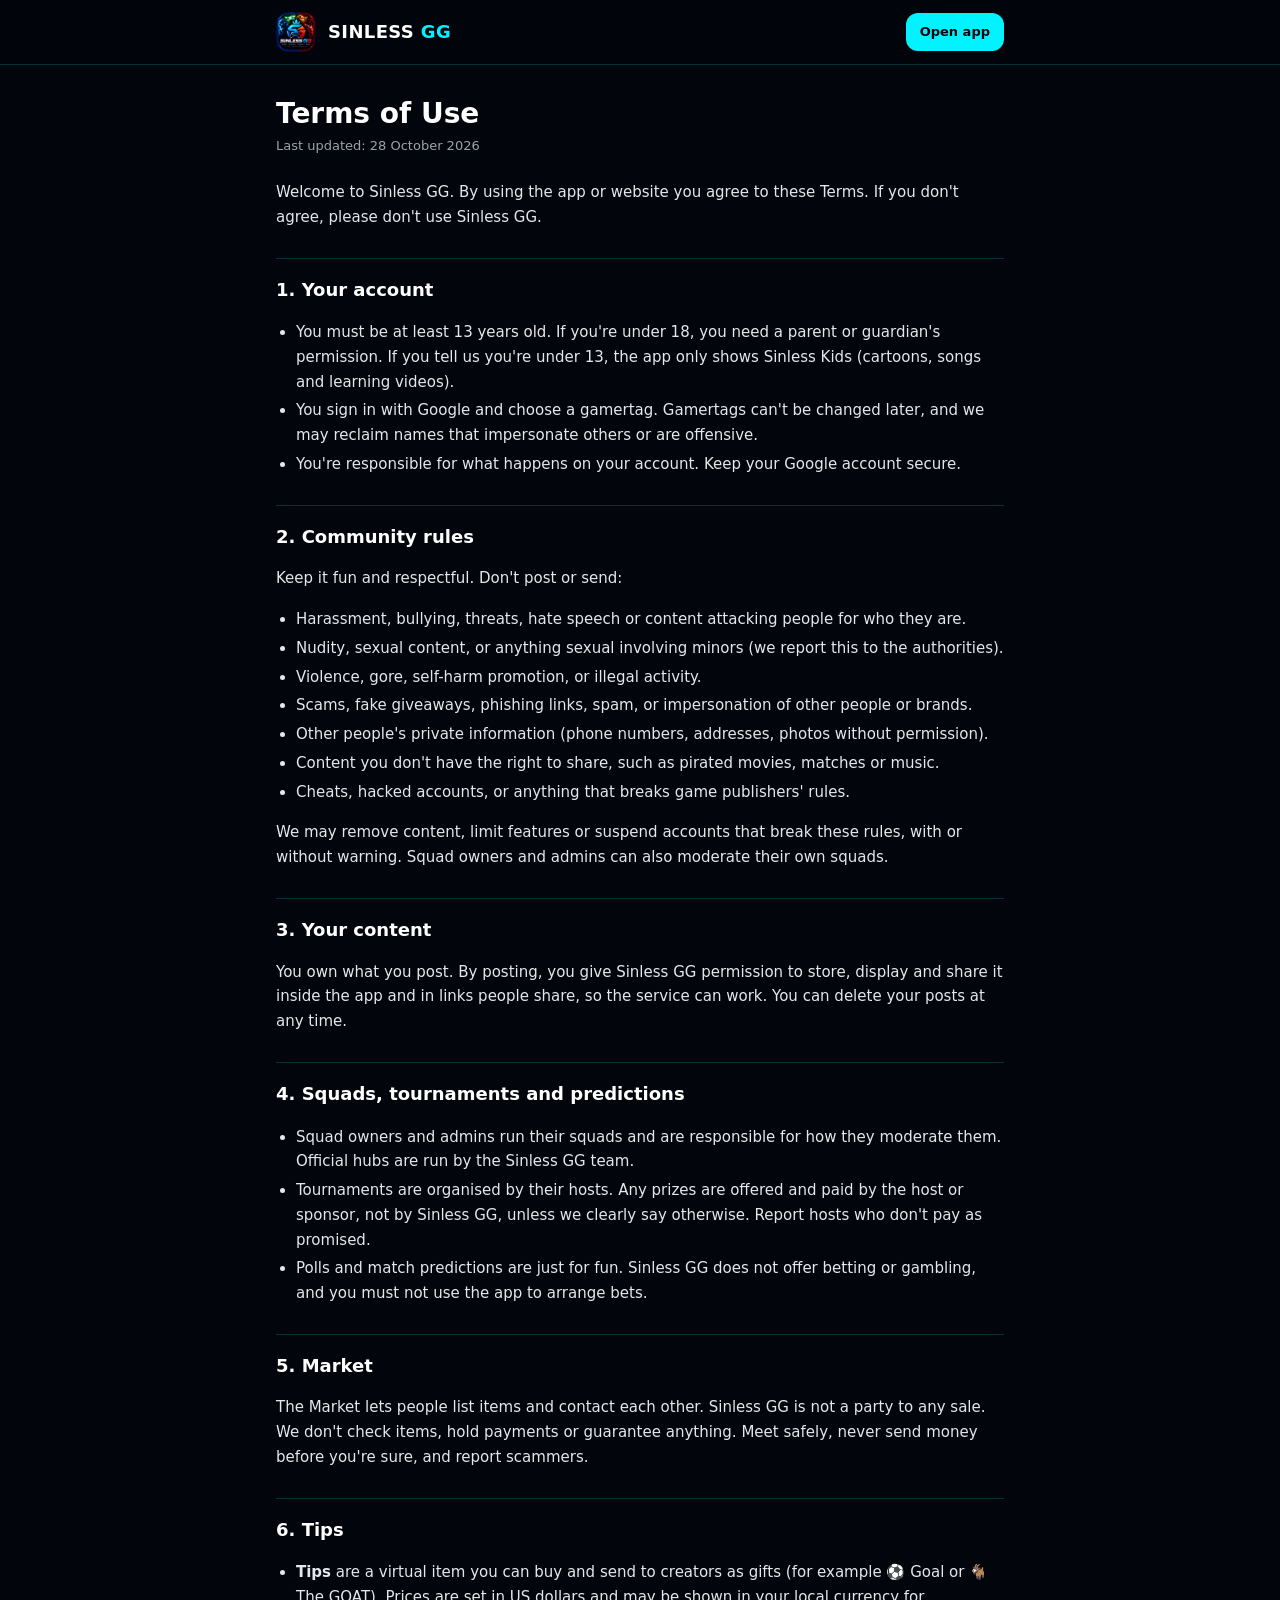
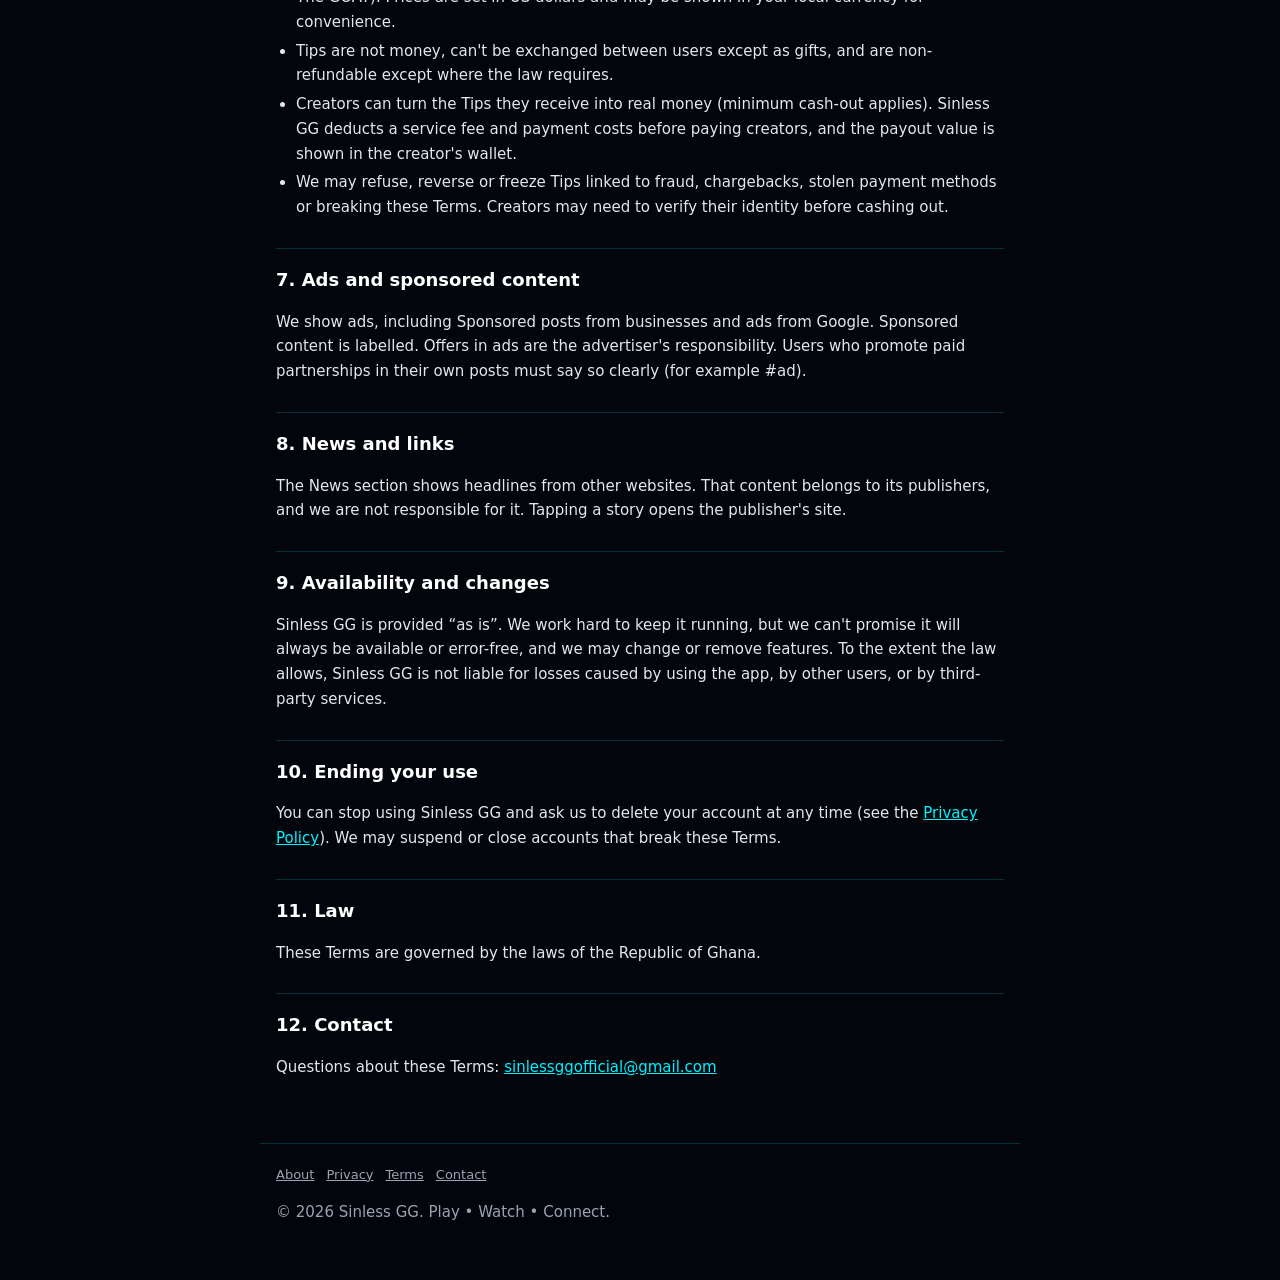
<file: terms.html>
<!DOCTYPE html>
<html lang="en">
<head>
<meta charset="UTF-8">
<meta name="viewport" content="width=device-width, initial-scale=1.0">
<title>Terms of Use · Sinless GG</title>
<meta name="description" content="The rules for using Sinless GG: your account, content, squads, tournaments, market and advertising.">
<meta name="theme-color" content="#02050b">
<link rel="icon" href="icon-192.png">
<style>
  :root { --bg:#02050b; --panel:#070f1e; --line:rgba(0,243,255,.18); --text:#e5e7eb; --muted:#9ca3af; --cyan:#00f3ff; --magenta:#ff007f; }
  * { box-sizing:border-box; }
  body { margin:0; background:var(--bg); color:var(--text); font-family:system-ui,-apple-system,"Segoe UI",Roboto,sans-serif; line-height:1.65; }
  header { position:sticky; top:0; background:rgba(2,5,11,.92); backdrop-filter:blur(8px); border-bottom:1px solid var(--line); }
  .bar { max-width:760px; margin:0 auto; padding:12px 16px; display:flex; align-items:center; gap:12px; }
  .bar img { width:40px; height:40px; border-radius:12px; }
  .brand { font-weight:900; letter-spacing:.02em; color:#fff; text-decoration:none; font-size:18px; }
  .brand span { color:var(--cyan); }
  .back { margin-left:auto; color:#02050b; background:var(--cyan); text-decoration:none; font-weight:800; font-size:13px; padding:8px 14px; border-radius:12px; }
  main { max-width:760px; margin:0 auto; padding:24px 16px 48px; }
  h1 { font-size:28px; line-height:1.2; margin:8px 0 4px; color:#fff; }
  .updated { color:var(--muted); font-size:13px; margin:0 0 24px; }
  h2 { font-size:18px; color:#fff; margin:28px 0 8px; padding-top:16px; border-top:1px solid var(--line); }
  p, li { font-size:15px; }
  ul { padding-left:20px; }
  li { margin:4px 0; }
  a { color:var(--cyan); }
  .card { background:var(--panel); border:1px solid var(--line); border-radius:16px; padding:16px; margin:16px 0; }
  footer { max-width:760px; margin:0 auto; padding:20px 16px 40px; color:var(--muted); font-size:13px; border-top:1px solid var(--line); }
  footer a { color:var(--muted); margin-right:12px; }
</style>
    <link rel="canonical" href="https://sinlessgg.com/terms.html">
    <meta name="google-adsense-account" content="ca-pub-1335697564441880">
    <script async src="https://pagead2.googlesyndication.com/pagead/js/adsbygoogle.js?client=ca-pub-1335697564441880" crossorigin="anonymous"></script>
</head>
<body>
<header><div class="bar">
  <img src="logo-96.png" alt="Sinless GG logo">
  <a class="brand" href="./">SINLESS <span>GG</span></a>
  <a class="back" href="./">Open app</a>
</div></header>
<main>
<h1>Terms of Use</h1>
<p class="updated">Last updated: 28 October 2026</p>

<p>Welcome to Sinless GG. By using the app or website you agree to these Terms. If you don't agree, please don't use Sinless GG.</p>

<h2>1. Your account</h2>
<ul>
<li>You must be at least 13 years old. If you're under 18, you need a parent or guardian's permission. If you tell us you're under 13, the app only shows Sinless Kids (cartoons, songs and learning videos).</li>
<li>You sign in with Google and choose a gamertag. Gamertags can't be changed later, and we may reclaim names that impersonate others or are offensive.</li>
<li>You're responsible for what happens on your account. Keep your Google account secure.</li>
</ul>

<h2>2. Community rules</h2>
<p>Keep it fun and respectful. Don't post or send:</p>
<ul>
<li>Harassment, bullying, threats, hate speech or content attacking people for who they are.</li>
<li>Nudity, sexual content, or anything sexual involving minors (we report this to the authorities).</li>
<li>Violence, gore, self-harm promotion, or illegal activity.</li>
<li>Scams, fake giveaways, phishing links, spam, or impersonation of other people or brands.</li>
<li>Other people's private information (phone numbers, addresses, photos without permission).</li>
<li>Content you don't have the right to share, such as pirated movies, matches or music.</li>
<li>Cheats, hacked accounts, or anything that breaks game publishers' rules.</li>
</ul>
<p>We may remove content, limit features or suspend accounts that break these rules, with or without warning. Squad owners and admins can also moderate their own squads.</p>

<h2>3. Your content</h2>
<p>You own what you post. By posting, you give Sinless GG permission to store, display and share it inside the app and in links people share, so the service can work. You can delete your posts at any time.</p>

<h2>4. Squads, tournaments and predictions</h2>
<ul>
<li>Squad owners and admins run their squads and are responsible for how they moderate them. Official hubs are run by the Sinless GG team.</li>
<li>Tournaments are organised by their hosts. Any prizes are offered and paid by the host or sponsor, not by Sinless GG, unless we clearly say otherwise. Report hosts who don't pay as promised.</li>
<li>Polls and match predictions are just for fun. Sinless GG does not offer betting or gambling, and you must not use the app to arrange bets.</li>
</ul>

<h2>5. Market</h2>
<p>The Market lets people list items and contact each other. Sinless GG is not a party to any sale. We don't check items, hold payments or guarantee anything. Meet safely, never send money before you're sure, and report scammers.</p>

<h2>6. Tips</h2>
<ul>
<li><strong>Tips</strong> are a virtual item you can buy and send to creators as gifts (for example ⚽ Goal or 🐐 The GOAT). Prices are set in US dollars and may be shown in your local currency for convenience.</li>
<li>Tips are not money, can't be exchanged between users except as gifts, and are non-refundable except where the law requires.</li>
<li>Creators can turn the Tips they receive into real money (minimum cash-out applies). Sinless GG deducts a service fee and payment costs before paying creators, and the payout value is shown in the creator's wallet.</li>
<li>We may refuse, reverse or freeze Tips linked to fraud, chargebacks, stolen payment methods or breaking these Terms. Creators may need to verify their identity before cashing out.</li>
</ul>

<h2>7. Ads and sponsored content</h2>
<p>We show ads, including Sponsored posts from businesses and ads from Google. Sponsored content is labelled. Offers in ads are the advertiser's responsibility. Users who promote paid partnerships in their own posts must say so clearly (for example #ad).</p>

<h2>8. News and links</h2>
<p>The News section shows headlines from other websites. That content belongs to its publishers, and we are not responsible for it. Tapping a story opens the publisher's site.</p>

<h2>9. Availability and changes</h2>
<p>Sinless GG is provided “as is”. We work hard to keep it running, but we can't promise it will always be available or error-free, and we may change or remove features. To the extent the law allows, Sinless GG is not liable for losses caused by using the app, by other users, or by third-party services.</p>

<h2>10. Ending your use</h2>
<p>You can stop using Sinless GG and ask us to delete your account at any time (see the <a href="privacy.html#delete">Privacy Policy</a>). We may suspend or close accounts that break these Terms.</p>

<h2>11. Law</h2>
<p>These Terms are governed by the laws of the Republic of Ghana.</p>

<h2>12. Contact</h2>
<p>Questions about these Terms: <a href="mailto:sinlessggofficial@gmail.com">sinlessggofficial@gmail.com</a></p>

</main>
<footer>
  <a href="about.html">About</a><a href="privacy.html">Privacy</a><a href="terms.html">Terms</a><a href="contact.html">Contact</a>
  <p>© 2026 Sinless GG. Play • Watch • Connect.</p>
</footer>
</body>
</html>
</file>
